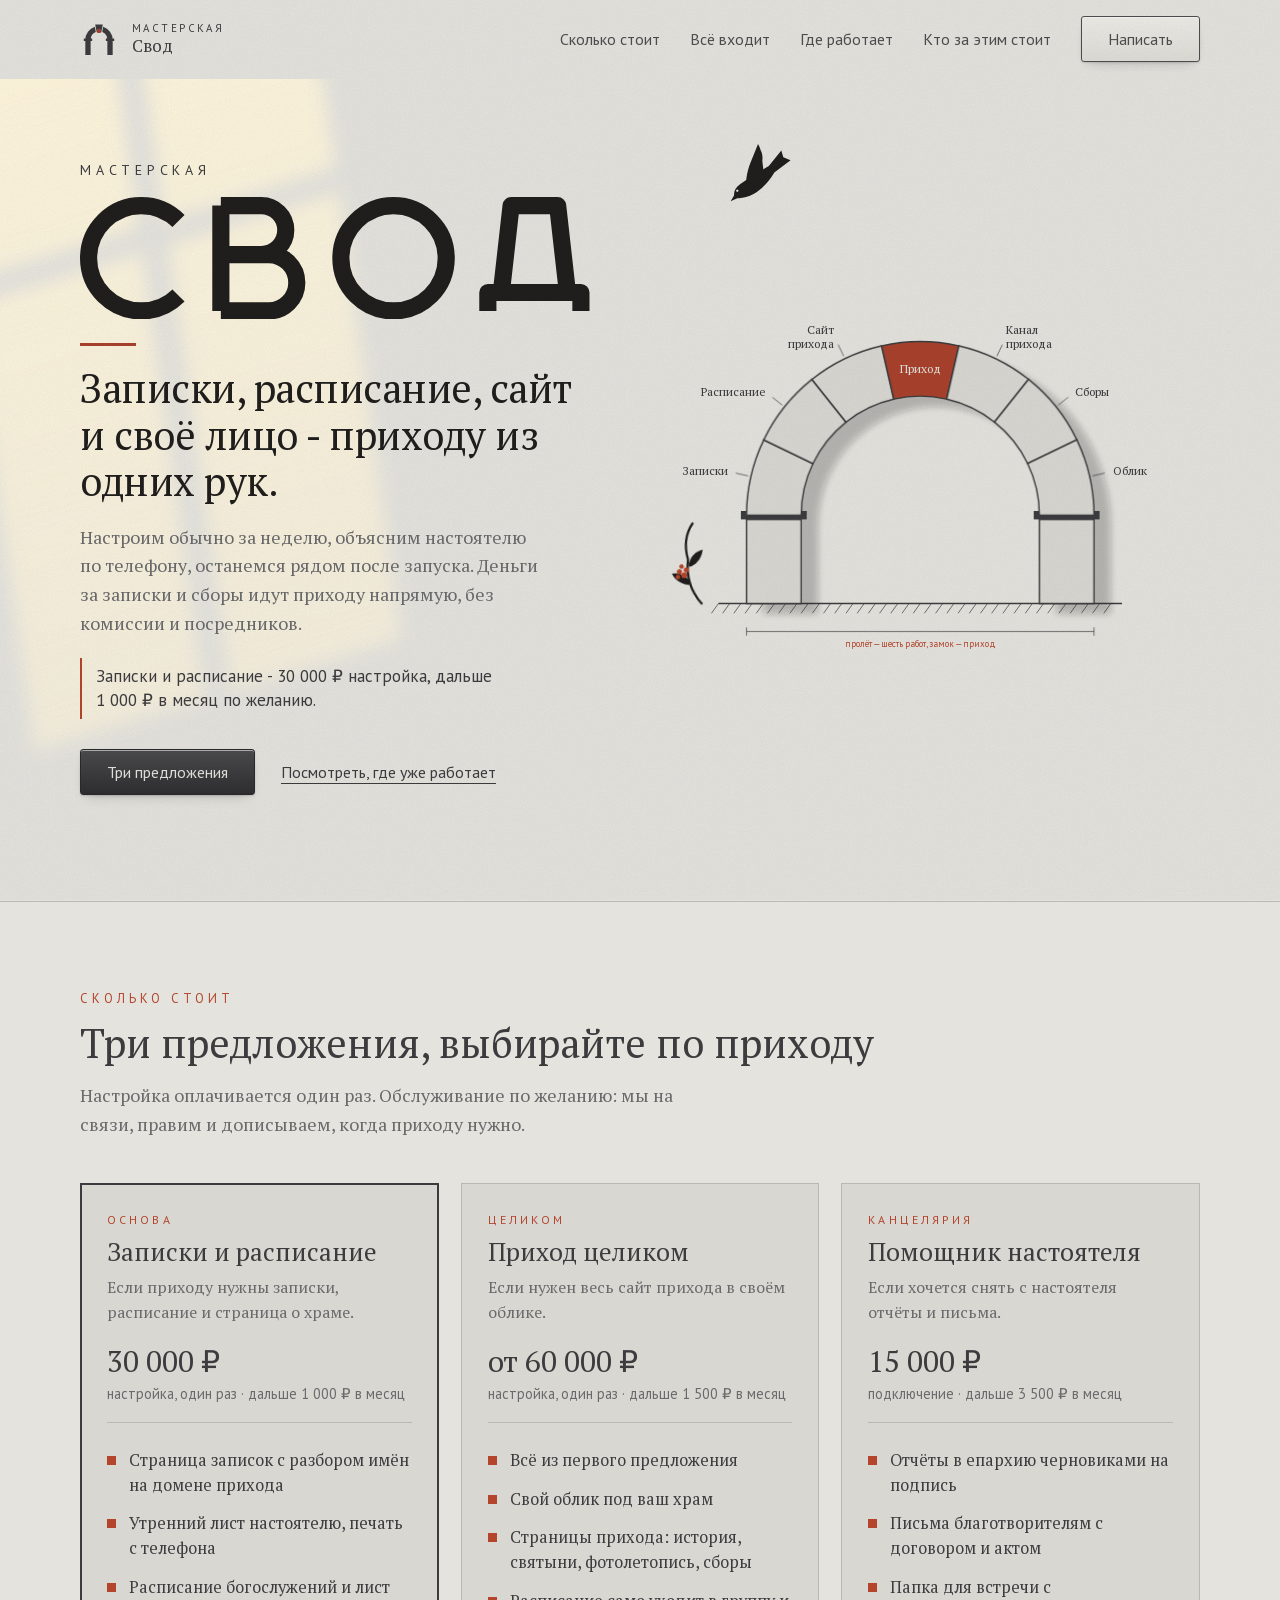
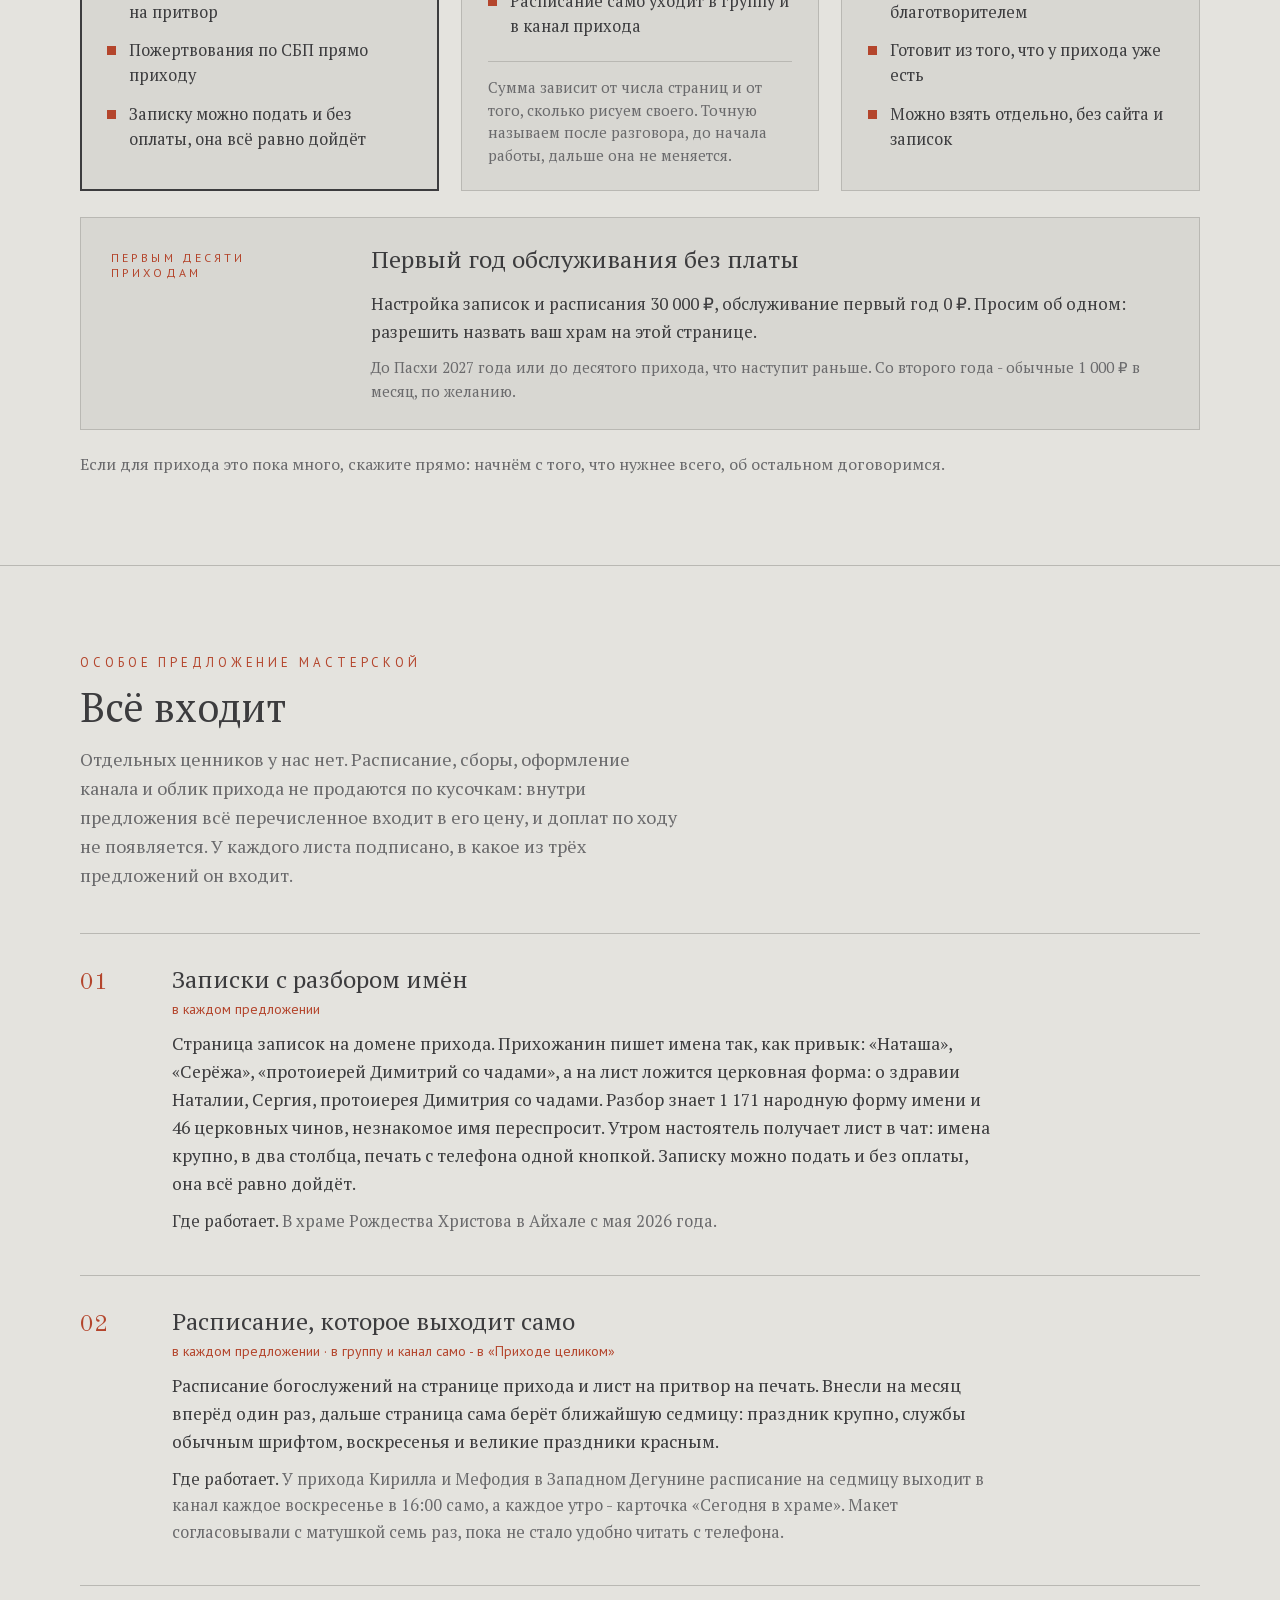
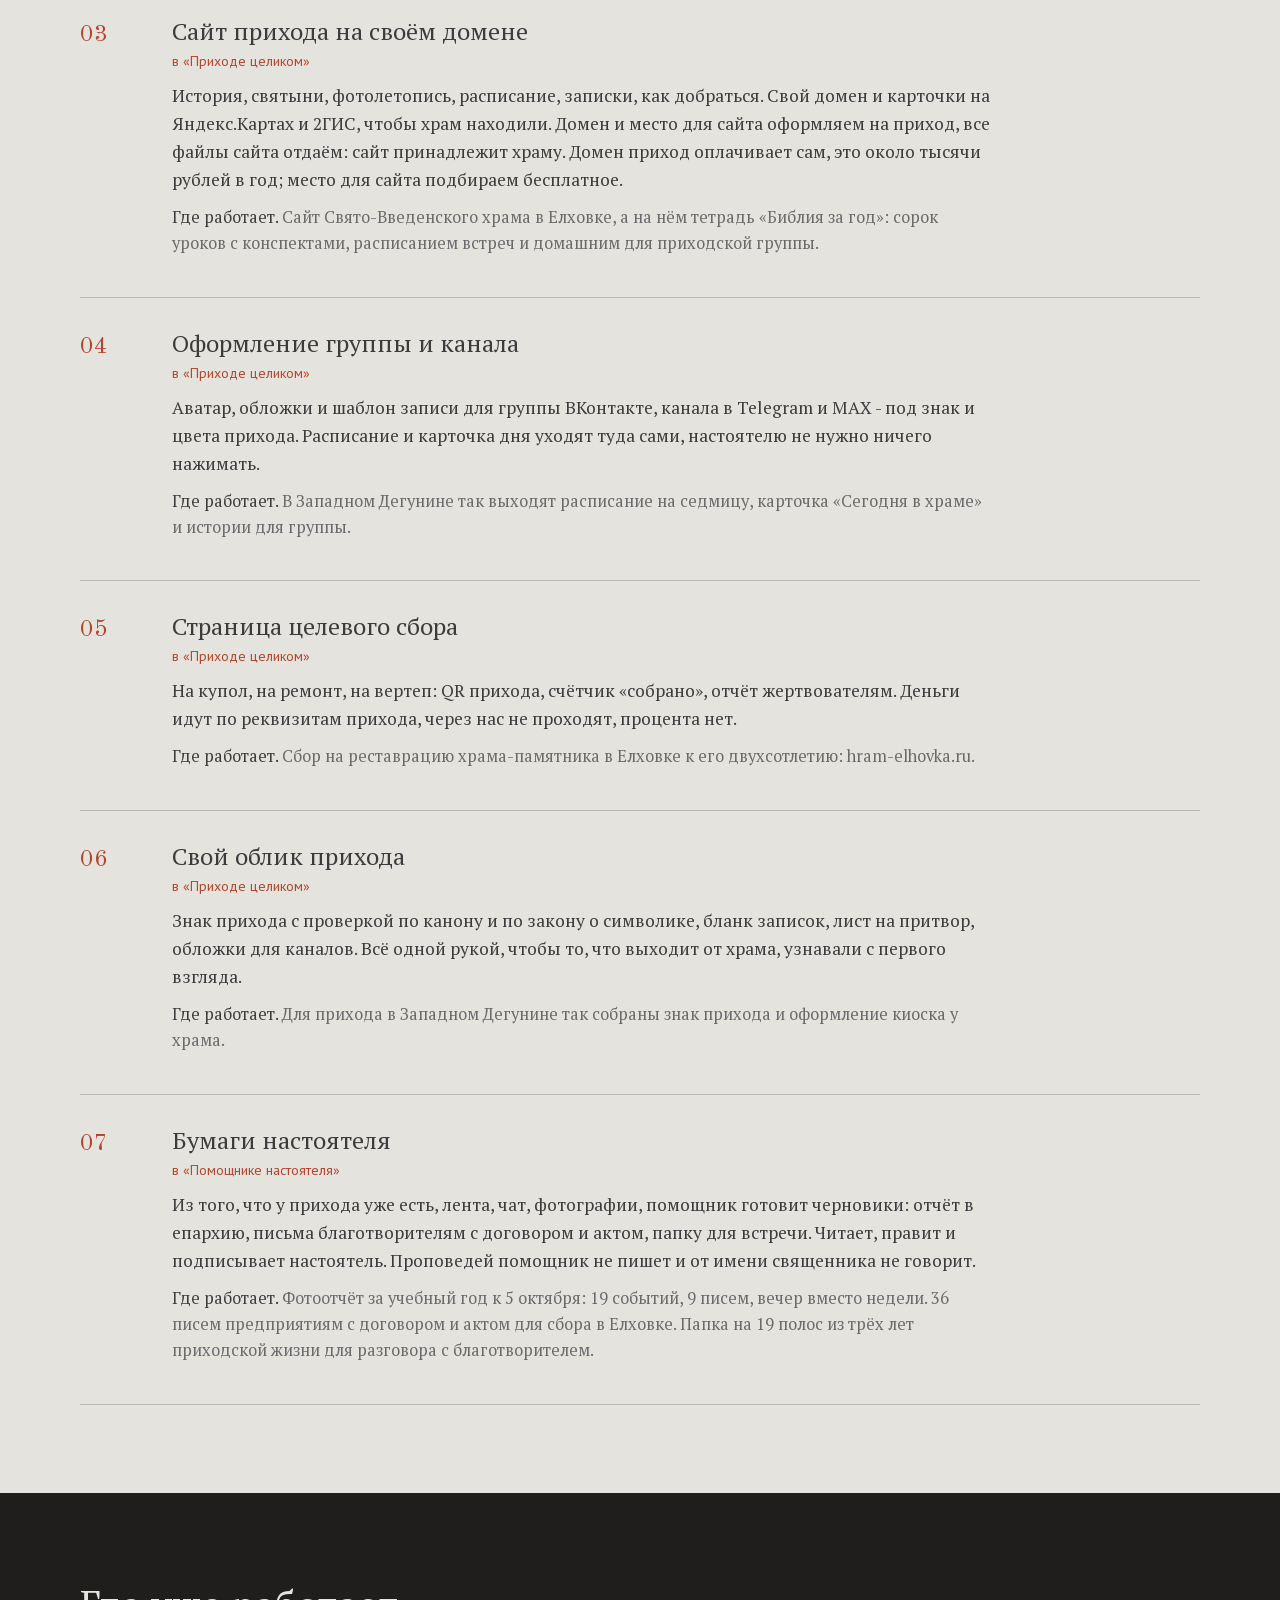
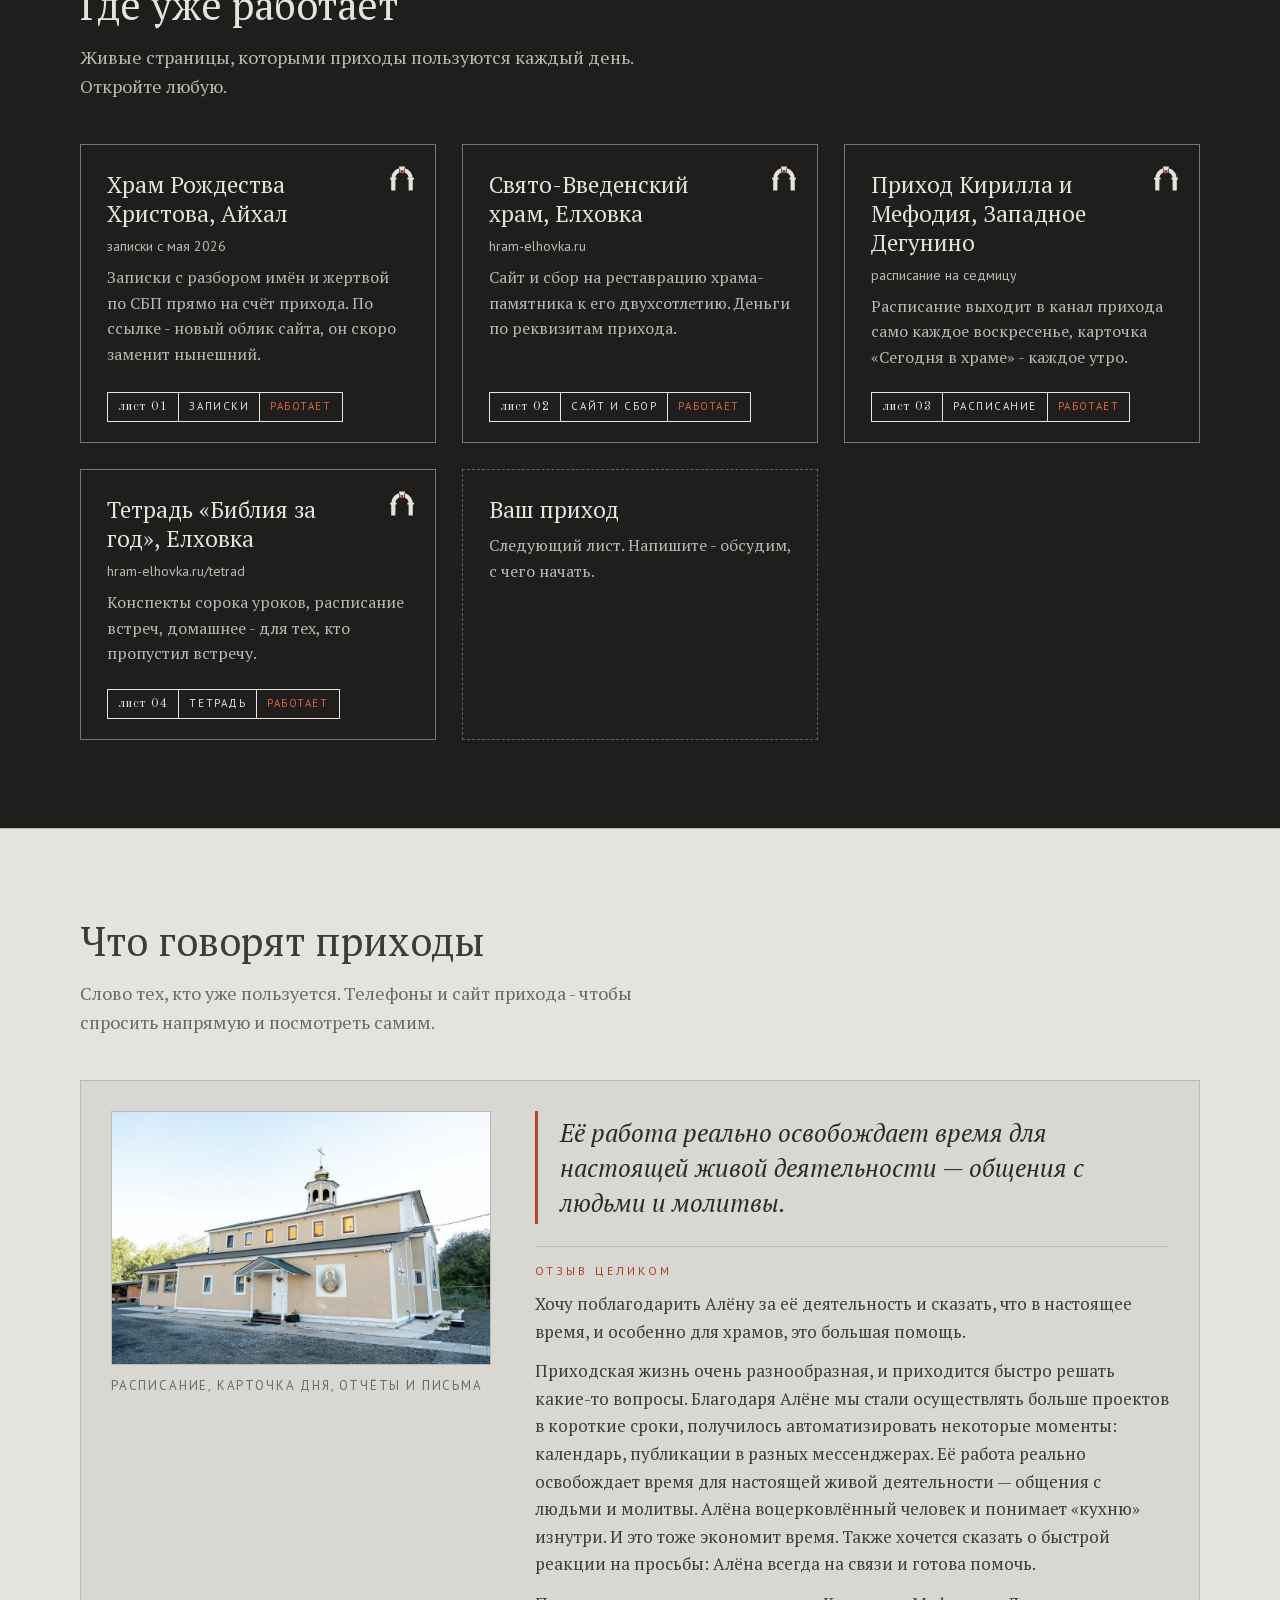
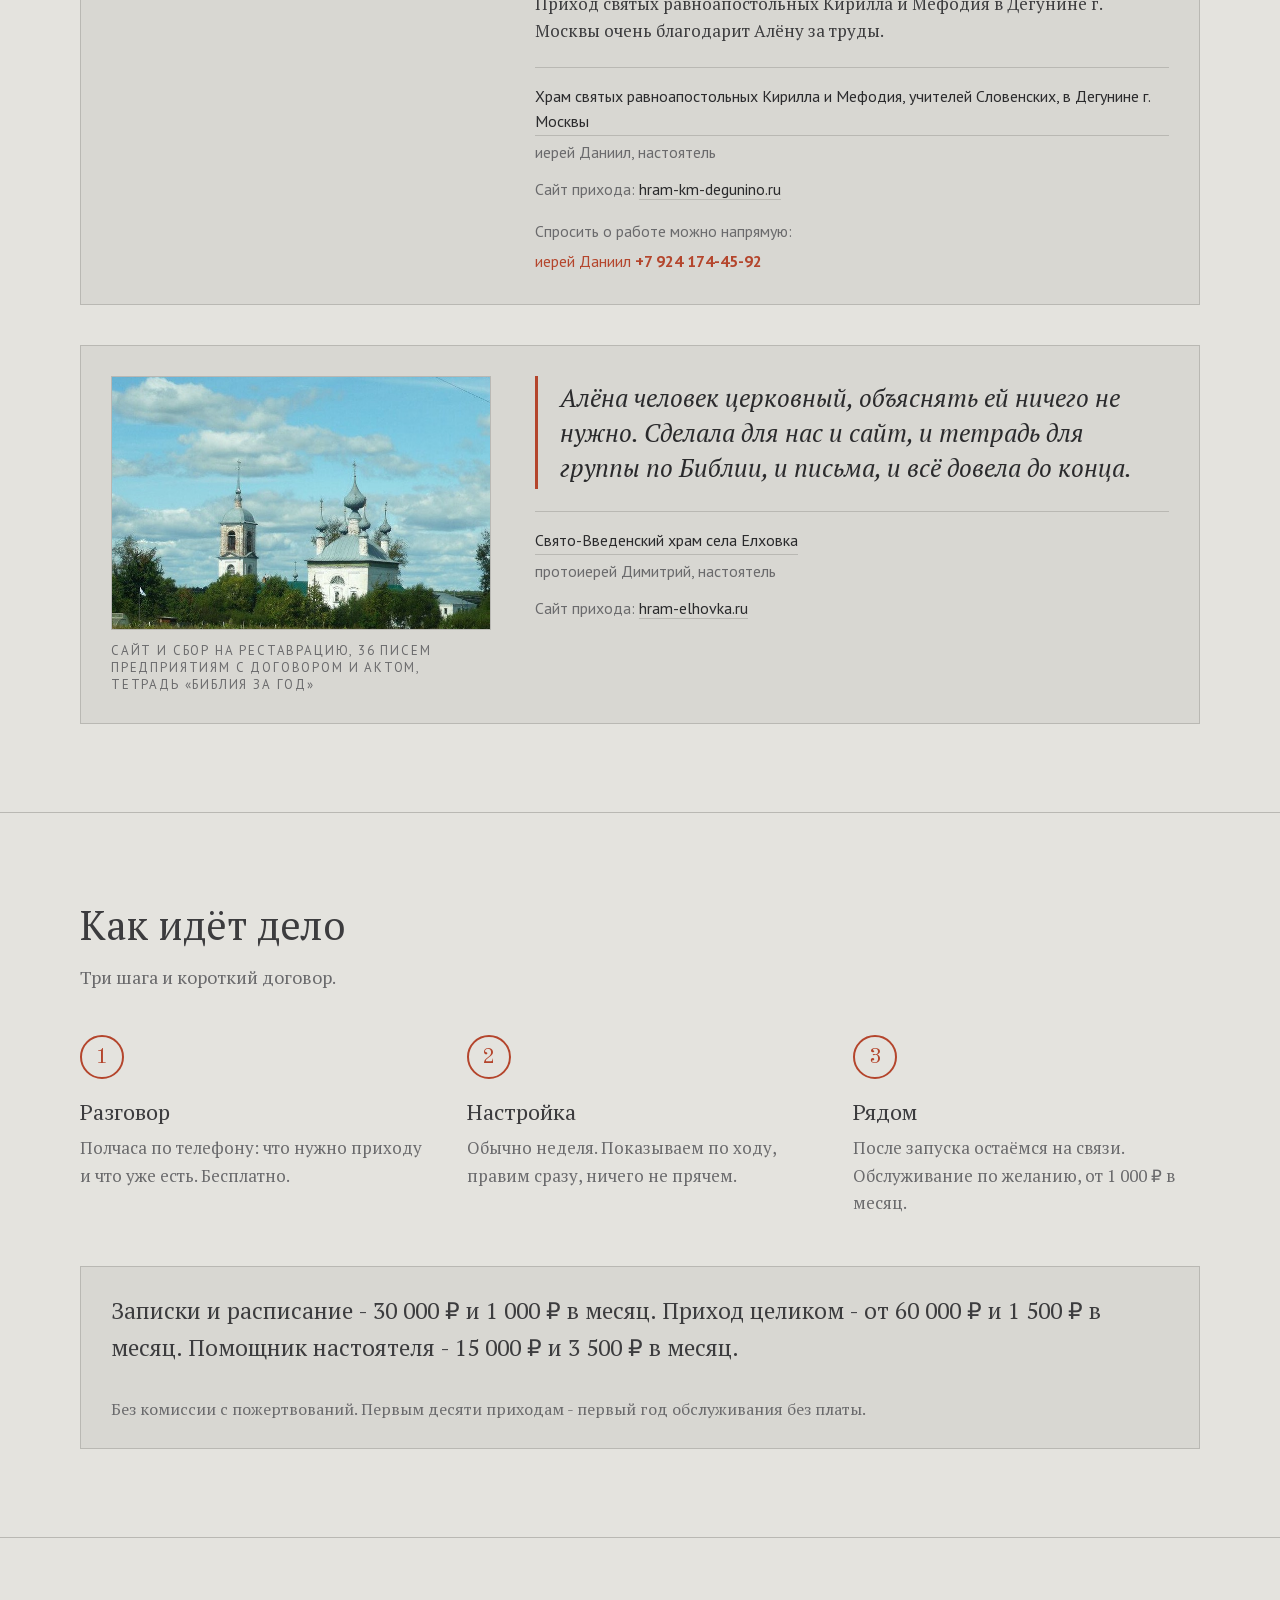
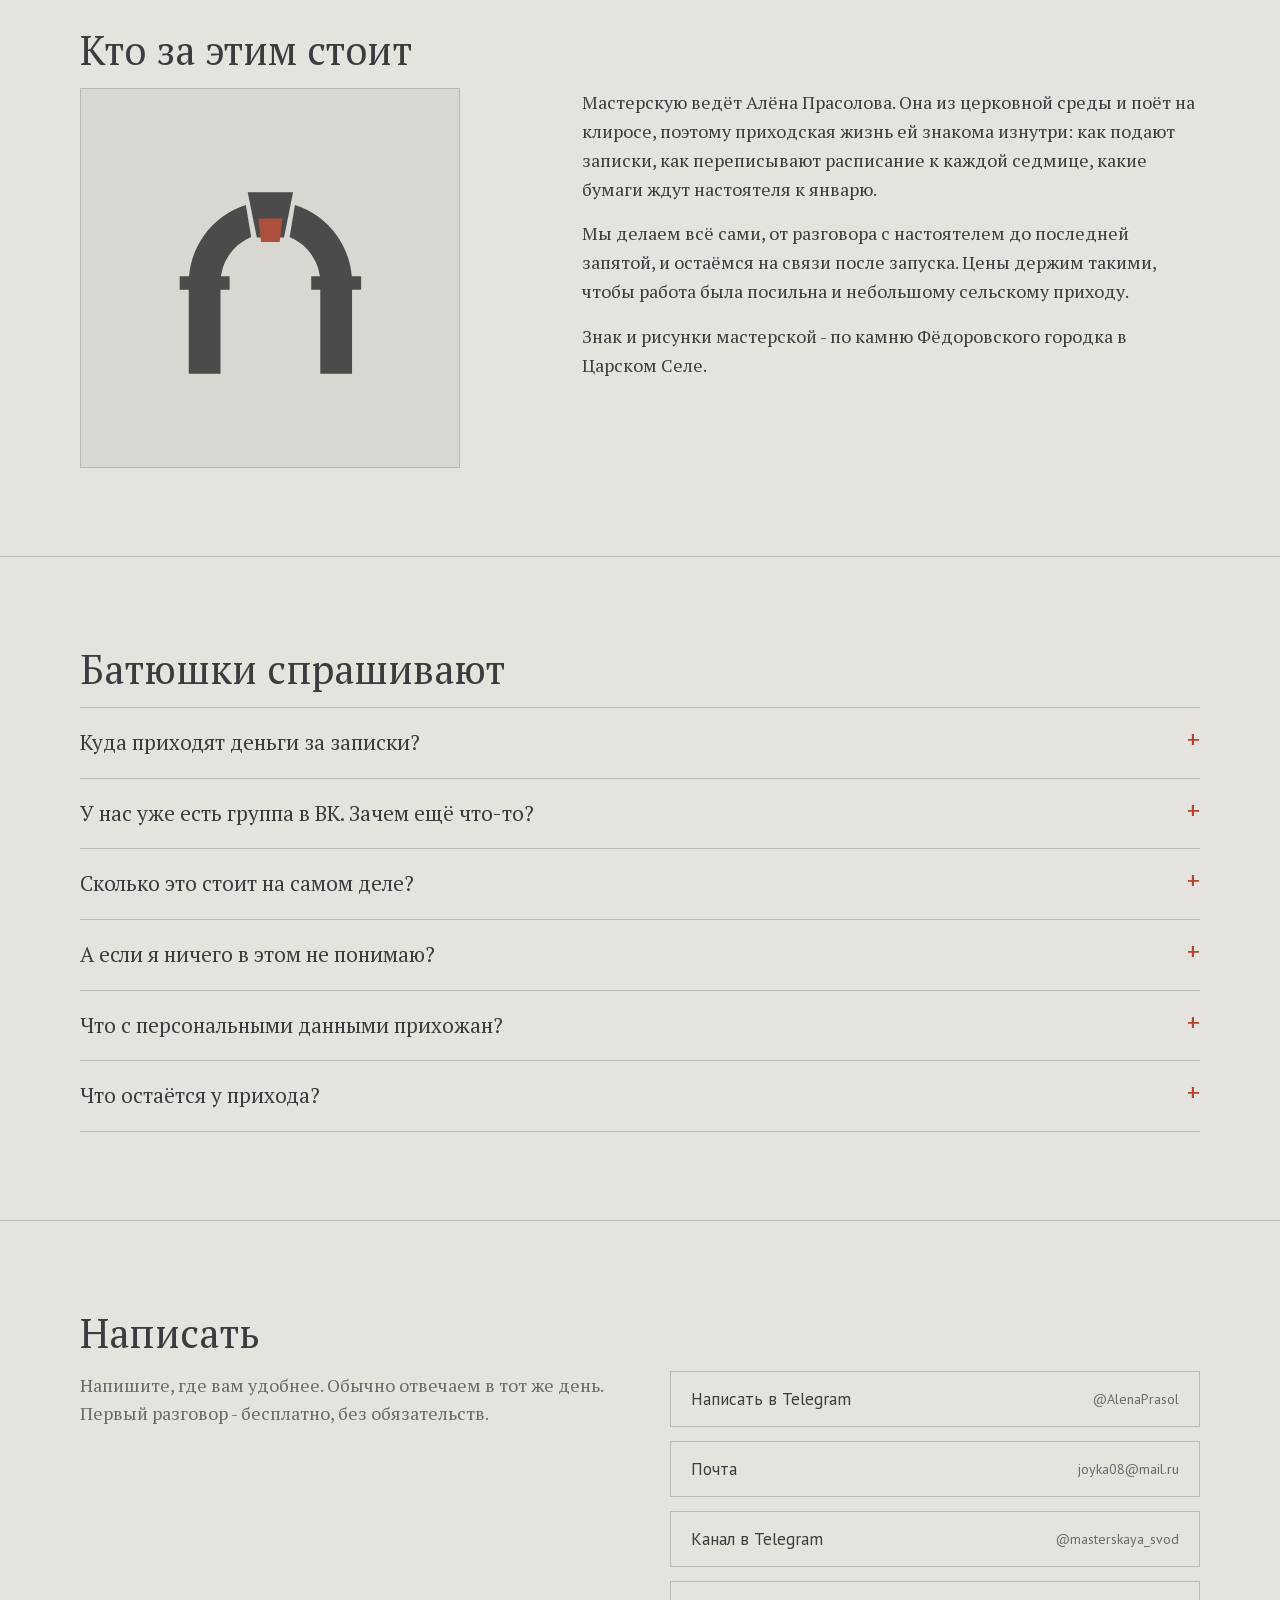
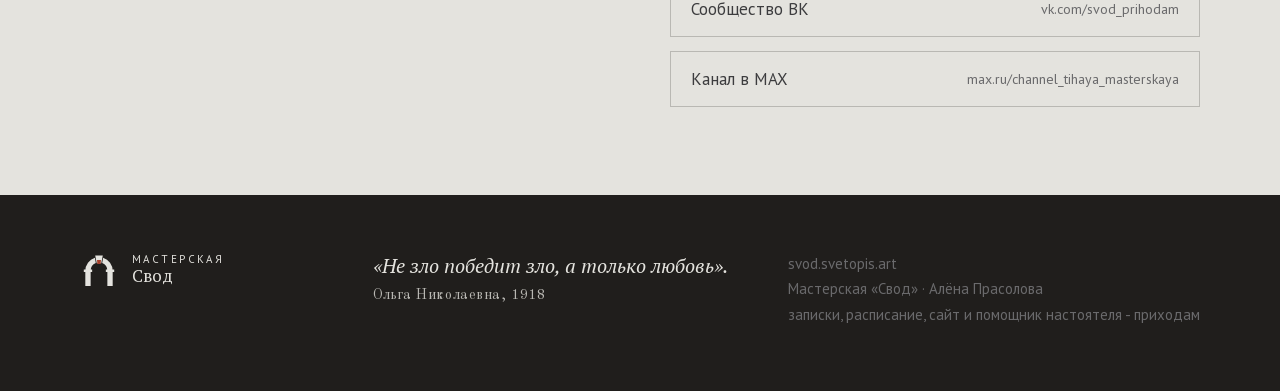
<file: index.html>
<!doctype html>
<html lang="ru">
<head>
<meta charset="utf-8">
<meta name="viewport" content="width=device-width,initial-scale=1">
<title>Мастерская Свод - записки, расписание, сайт и помощник настоятеля для приходов</title>
<meta name="description" content="Приходу из одних рук: записки с разбором имён, расписание, сайт прихода, сборы, облик и помощник настоятеля. Деньги напрямую в приход, без комиссии. Три предложения с ценами.">
<meta property="og:title" content="Мастерская Свод - приходам из одних рук">
<meta property="og:description" content="Записки с разбором имён, расписание, сайт прихода, сборы, облик и помощник настоятеля. Деньги напрямую в приход, без комиссии. Три предложения с ценами.">
<meta property="og:image" content="https://svod.svetopis.art/assets/og-svod.png">
<meta property="og:url" content="https://svod.svetopis.art/">
<meta property="og:type" content="website">
<link rel="icon" href="assets/svod-znak.svg" type="image/svg+xml">
<link rel="stylesheet" href="assets/fonts/fonts.css">
<link rel="stylesheet" href="style.css">
</head>
<body>
<svg class="grain" width="100%" height="100%" xmlns="http://www.w3.org/2000/svg" aria-hidden="true"><filter id="g"><feTurbulence type="fractalNoise" baseFrequency=".95" numOctaves="2" stitchTiles="stitch"/><feColorMatrix values="0 0 0 0 .25 0 0 0 0 .25 0 0 0 0 .25 0 0 0 .5 0"/></filter><rect width="100%" height="100%" filter="url(#g)"/></svg>

<header>
 <div class="wrap">
  <a class="brand" href="#top" aria-label="Мастерская Свод - на главную">
   <svg viewBox="0 0 1000 1000" aria-hidden="true"><use href="#znak"/></svg>
   <span class="t">мастерская<b>Свод</b></span>
  </a>
  <nav aria-label="Разделы">
   <a href="#ceny">Сколько стоит</a>
   <a href="#vhodit">Всё входит</a>
   <a href="#rabotaet">Где работает</a>
   <a href="#kto">Кто за этим стоит</a>
   <a class="btn" href="#svyaz">Написать</a>
  </nav>
 </div>
</header>

<svg width="0" height="0" style="position:absolute" aria-hidden="true"><defs><symbol id="znak" viewBox="0 0 1000 1000"><path d="M140 520A360 360 0 0 1 391.8 176.7L415.2 317.0A220 220 0 0 0 280 520Z M608.2 176.7A360 360 0 0 1 860 520L720 520A220 220 0 0 0 584.8 317.0Z M140 520H280V920H140Z M720 520H860V920H720Z M100 490H320V550H100Z M680 490H900V550H680Z M400 120H600L560 320H440Z"/><path class="kamen" d="M447 236H553L541 340H459Z" fill="#A8412C"/></symbol></defs></svg>

<main id="top">
<div class="hero">
 <div class="okno" aria-hidden="true"><svg viewBox="0 0 400 760" aria-hidden="true"><defs>
  <linearGradient id="okno-g" x1="0" y1="0" x2="0" y2="1"><stop offset="0" stop-color="#FFF6DC"/><stop offset="1" stop-color="#FFF6DC" stop-opacity=".6"/></linearGradient>
  <mask id="okno-m"><path d="M0 200A200 200 0 0 1 400 200V760H0Z" fill="#fff"/><rect x="186" y="0" width="28" height="760"/><rect x="0" y="270" width="400" height="26"/></mask></defs>
  <rect width="400" height="760" fill="url(#okno-g)" mask="url(#okno-m)"/></svg></div>
 <div class="wrap">
  <div>
   <div class="desc">мастерская</div>
   <div class="wm"><svg width="100%" viewBox="0 0 416 100" style="max-width:560px" fill="none" stroke="#3C3C3E" stroke-width="14" stroke-linejoin="round" aria-label="Свод"><path d="M80.4 19.6A43 43 0 1 0 80.4 80.4"/><path d="M7 7V93M7 7H40A20 20 0 0 1 40 47H7M7 47H46A23 23 0 0 1 46 93H7" transform="translate(108 0)"/><path d="M50 7A43 43 0 1 1 50 93A43 43 0 1 1 50 7" transform="translate(206 0)"/><path d="M7 93V78H83V93M18 78L26 7H64L72 78" transform="translate(326 0)"/></svg></div>
   <h1>Записки, расписание, сайт и своё лицо - приходу из одних рук.</h1>
   <p>Настроим обычно за неделю, объясним настоятелю по телефону, останемся рядом после запуска. Деньги за записки и сборы идут приходу напрямую, без комиссии и посредников.</p>
   <p class="cena-stroka">Записки и расписание - 30&nbsp;000&nbsp;₽ настройка, дальше 1&nbsp;000&nbsp;₽ в месяц по желанию.</p>
   <div class="cta"><a class="btn fill" href="#ceny">Три предложения</a><a class="link" href="#rabotaet">Посмотреть, где уже работает</a></div>
  </div>
  <div class="draw"><svg id="svod" viewBox="-70 -10 800 560" role="img" aria-label="Свод из шести работ: записки, расписание, сайт, канал, сборы, облик; замковый камень - приход"></svg></div>
 </div>
</div>
<script type="application/json" id="svod-data">[{"id": "zapiski", "label": "Записки"}, {"id": "raspisanie", "label": "Расписание"}, {"id": "sayt", "label": "Сайт|прихода"}, {"id": "kanal", "label": "Канал|прихода"}, {"id": "sbory", "label": "Сборы"}, {"id": "stil", "label": "Облик"}]</script>

<section id="ceny">
 <div class="wrap">
  <div class="nad">Сколько стоит</div>
  <h2>Три предложения, выбирайте по приходу</h2>
  <p class="lead">Настройка оплачивается один раз. Обслуживание по желанию: мы на связи, правим и дописываем, когда приходу нужно.</p>
  <div class="ceny"><div class="cena glav" id="osnova"><div class="n">Основа</div><h3>Записки и расписание</h3><p class="komu">Если приходу нужны записки, расписание и страница о храме.</p><div class="summa">30&nbsp;000&nbsp;₽<small>настройка, один раз · дальше 1&nbsp;000&nbsp;₽ в месяц</small></div><ul><li>Страница записок с разбором имён на домене прихода</li><li>Утренний лист настоятелю, печать с телефона</li><li>Расписание богослужений и лист на притвор</li><li>Пожертвования по СБП прямо приходу</li><li>Записку можно подать и без оплаты, она всё равно дойдёт</li></ul></div><div class="cena" id="celikom"><div class="n">Целиком</div><h3>Приход целиком</h3><p class="komu">Если нужен весь сайт прихода в своём облике.</p><div class="summa">от 60&nbsp;000&nbsp;₽<small>настройка, один раз · дальше 1&nbsp;500&nbsp;₽ в месяц</small></div><ul><li>Всё из первого предложения</li><li>Свой облик под ваш храм</li><li>Страницы прихода: история, святыни, фотолетопись, сборы</li><li>Расписание само уходит в группу и в канал прихода</li></ul><p class="prim">Сумма зависит от числа страниц и от того, сколько рисуем своего. Точную называем после разговора, до начала работы, дальше она не меняется.</p></div><div class="cena" id="kancelyariya"><div class="n">Канцелярия</div><h3>Помощник настоятеля</h3><p class="komu">Если хочется снять с настоятеля отчёты и письма.</p><div class="summa">15&nbsp;000&nbsp;₽<small>подключение · дальше 3&nbsp;500&nbsp;₽ в месяц</small></div><ul><li>Отчёты в епархию черновиками на подпись</li><li>Письма благотворителям с договором и актом</li><li>Папка для встречи с благотворителем</li><li>Готовит из того, что у прихода уже есть</li><li>Можно взять отдельно, без сайта и записок</li></ul></div></div>
  <div class="uslovie" id="uslovie"><div class="n">Первым десяти приходам</div><h3>Первый год обслуживания без платы</h3><p>Настройка записок и расписания 30&nbsp;000&nbsp;₽, обслуживание первый год 0&nbsp;₽. Просим об одном: разрешить назвать ваш храм на этой странице.</p><p class="melko">До Пасхи 2027 года или до десятого прихода, что наступит раньше. Со второго года - обычные 1 000 ₽ в месяц, по желанию.</p></div>
  <p class="ogovorka">Если для прихода это пока много, скажите прямо: начнём с того, что нужнее всего, об остальном договоримся.</p>
 </div>
</section>

<section id="vhodit">
 <div class="wrap">
  <div class="nad">Особое предложение мастерской</div>
  <h2>Всё входит</h2>
  <p class="lead">Отдельных ценников у нас нет. Расписание, сборы, оформление канала и облик прихода не продаются по кусочкам: внутри предложения всё перечисленное входит в его цену, и доплат по ходу не появляется. У каждого листа подписано, в какое из трёх предложений он входит.</p>
  <div class="vhodit"><div class="vh" data-id="zapiski"><div class="n">01</div><div><h3>Записки с разбором имён</h3><div class="gde">в каждом предложении</div><p>Страница записок на домене прихода. Прихожанин пишет имена так, как привык: «Наташа», «Серёжа», «протоиерей Димитрий со чадами», а на лист ложится церковная форма: о здравии Наталии, Сергия, протоиерея Димитрия со чадами. Разбор знает 1 171 народную форму имени и 46 церковных чинов, незнакомое имя переспросит. Утром настоятель получает лист в чат: имена крупно, в два столбца, печать с телефона одной кнопкой. Записку можно подать и без оплаты, она всё равно дойдёт.</p><p class="primer"><b>Где работает.</b> В храме Рождества Христова в Айхале с мая 2026 года.</p></div></div><div class="vh" data-id="raspisanie"><div class="n">02</div><div><h3>Расписание, которое выходит само</h3><div class="gde">в каждом предложении · в группу и канал само - в «Приходе целиком»</div><p>Расписание богослужений на странице прихода и лист на притвор на печать. Внесли на месяц вперёд один раз, дальше страница сама берёт ближайшую седмицу: праздник крупно, службы обычным шрифтом, воскресенья и великие праздники красным.</p><p class="primer"><b>Где работает.</b> У прихода Кирилла и Мефодия в Западном Дегунине расписание на седмицу выходит в канал каждое воскресенье в 16:00 само, а каждое утро - карточка «Сегодня в храме». Макет согласовывали с матушкой семь раз, пока не стало удобно читать с телефона.</p></div></div><div class="vh" data-id="sayt"><div class="n">03</div><div><h3>Сайт прихода на своём домене</h3><div class="gde">в «Приходе целиком»</div><p>История, святыни, фотолетопись, расписание, записки, как добраться. Свой домен и карточки на Яндекс.Картах и 2ГИС, чтобы храм находили. Домен и место для сайта оформляем на приход, все файлы сайта отдаём: сайт принадлежит храму. Домен приход оплачивает сам, это около тысячи рублей в год; место для сайта подбираем бесплатное.</p><p class="primer"><b>Где работает.</b> Сайт Свято-Введенского храма в Елховке, а на нём тетрадь «Библия за год»: сорок уроков с конспектами, расписанием встреч и домашним для приходской группы.</p></div></div><div class="vh" data-id="kanal"><div class="n">04</div><div><h3>Оформление группы и канала</h3><div class="gde">в «Приходе целиком»</div><p>Аватар, обложки и шаблон записи для группы ВКонтакте, канала в Telegram и MAX - под знак и цвета прихода. Расписание и карточка дня уходят туда сами, настоятелю не нужно ничего нажимать.</p><p class="primer"><b>Где работает.</b> В Западном Дегунине так выходят расписание на седмицу, карточка «Сегодня в храме» и истории для группы.</p></div></div><div class="vh" data-id="sbory"><div class="n">05</div><div><h3>Страница целевого сбора</h3><div class="gde">в «Приходе целиком»</div><p>На купол, на ремонт, на вертеп: QR прихода, счётчик «собрано», отчёт жертвователям. Деньги идут по реквизитам прихода, через нас не проходят, процента нет.</p><p class="primer"><b>Где работает.</b> Сбор на реставрацию храма-памятника в Елховке к его двухсотлетию: hram-elhovka.ru.</p></div></div><div class="vh" data-id="stil"><div class="n">06</div><div><h3>Свой облик прихода</h3><div class="gde">в «Приходе целиком»</div><p>Знак прихода с проверкой по канону и по закону о символике, бланк записок, лист на притвор, обложки для каналов. Всё одной рукой, чтобы то, что выходит от храма, узнавали с первого взгляда.</p><p class="primer"><b>Где работает.</b> Для прихода в Западном Дегунине так собраны знак прихода и оформление киоска у храма.</p></div></div><div class="vh"><div class="n">07</div><div><h3>Бумаги настоятеля</h3><div class="gde">в «Помощнике настоятеля»</div><p>Из того, что у прихода уже есть, лента, чат, фотографии, помощник готовит черновики: отчёт в епархию, письма благотворителям с договором и актом, папку для встречи. Читает, правит и подписывает настоятель. Проповедей помощник не пишет и от имени священника не говорит.</p><p class="primer"><b>Где работает.</b> Фотоотчёт за учебный год к 5 октября: 19 событий, 9 писем, вечер вместо недели. 36 писем предприятиям с договором и актом для сбора в Елховке. Папка на 19 полос из трёх лет приходской жизни для разговора с благотворителем.</p></div></div></div>
 </div>
</section>

<section id="rabotaet" class="dark">
 <div class="wrap">
  <h2>Где уже работает</h2>
  <p class="lead">Живые страницы, которыми приходы пользуются каждый день. Откройте любую.</p>
  <div class="works"><a class="sheet" href="https://svetopis.art/makety/aikhal/variant-3svet/index.html" target="_blank" rel="noopener"><svg class="corner" viewBox="0 0 1000 1000" aria-hidden="true"><use href="#znak"/></svg><h3>Храм Рождества Христова, Айхал</h3><div class="u">записки с мая 2026</div><p>Записки с разбором имён и жертвой по СБП прямо на счёт прихода. По ссылке - новый облик сайта, он скоро заменит нынешний.</p><div class="st"><span>лист 01</span><span>записки</span><span class="r">работает</span></div></a><a class="sheet" href="https://hram-elhovka.ru" target="_blank" rel="noopener"><svg class="corner" viewBox="0 0 1000 1000" aria-hidden="true"><use href="#znak"/></svg><h3>Свято-Введенский храм, Елховка</h3><div class="u">hram-elhovka.ru</div><p>Сайт и сбор на реставрацию храма-памятника к его двухсотлетию. Деньги по реквизитам прихода.</p><div class="st"><span>лист 02</span><span>сайт и сбор</span><span class="r">работает</span></div></a><a class="sheet" href="https://alenaprasol.github.io/degunino-raspisanie/nedelya/" target="_blank" rel="noopener"><svg class="corner" viewBox="0 0 1000 1000" aria-hidden="true"><use href="#znak"/></svg><h3>Приход Кирилла и Мефодия, Западное Дегунино</h3><div class="u">расписание на седмицу</div><p>Расписание выходит в канал прихода само каждое воскресенье, карточка «Сегодня в храме» - каждое утро.</p><div class="st"><span>лист 03</span><span>расписание</span><span class="r">работает</span></div></a><a class="sheet" href="https://hram-elhovka.ru/tetrad/" target="_blank" rel="noopener"><svg class="corner" viewBox="0 0 1000 1000" aria-hidden="true"><use href="#znak"/></svg><h3>Тетрадь «Библия за год», Елховка</h3><div class="u">hram-elhovka.ru/tetrad</div><p>Конспекты сорока уроков, расписание встреч, домашнее - для тех, кто пропустил встречу.</p><div class="st"><span>лист 04</span><span>тетрадь</span><span class="r">работает</span></div></a>
   <div class="sheet empty"><h3>Ваш приход</h3><p>Следующий лист. Напишите - обсудим, с чего начать.</p></div>
  </div>
 </div>
</section>

<section id="otzyvy">
 <div class="wrap">
  <h2>Что говорят приходы</h2>
  <p class="lead">Слово тех, кто уже пользуется. Телефоны и сайт прихода - чтобы спросить напрямую и посмотреть самим.</p>
  <div class="otzyvy"><article class="otzyv" id="otzyv-degunino"><figure><img src="assets/otzyvy/degunino-hram.jpg" alt="Храм святых равноапостольных Кирилла и Мефодия в Западном Дегунине" loading="lazy"><figcaption>расписание, карточка дня, отчёты и письма</figcaption></figure><div class="slovo"><blockquote class="glavnoe">Её работа реально освобождает время для настоящей живой деятельности — общения с людьми и молитвы.</blockquote><div class="polnyy"><div class="metka">Отзыв целиком</div><p>Хочу поблагодарить Алёну за её деятельность и сказать, что в настоящее время, и особенно для храмов, это большая помощь.</p><p>Приходская жизнь очень разнообразная, и приходится быстро решать какие-то вопросы. Благодаря Алёне мы стали осуществлять больше проектов в короткие сроки, получилось автоматизировать некоторые моменты: календарь, публикации в разных мессенджерах. Её работа реально освобождает время для настоящей живой деятельности — общения с людьми и молитвы. Алёна воцерковлённый человек и понимает «кухню» изнутри. И это тоже экономит время. Также хочется сказать о быстрой реакции на просьбы: Алёна всегда на связи и готова помочь.</p><p>Приход святых равноапостольных Кирилла и Мефодия в Дегунине г. Москвы очень благодарит Алёну за труды.</p></div><div class="podpis"><a href="http://hram-km-degunino.ru" target="_blank" rel="noopener">Храм святых равноапостольных Кирилла и Мефодия, учителей Словенских, в Дегунине г. Москвы</a><span>иерей Даниил, настоятель</span><a class="sayt" href="http://hram-km-degunino.ru" target="_blank" rel="noopener">Сайт прихода: <b>hram-km-degunino.ru</b></a><div class="sprosit"><span>Спросить о работе можно напрямую:</span><a class="tel" href="tel:+79241744592">иерей Даниил <b>+7 924 174-45-92</b></a></div></div></div></article><article class="otzyv" id="otzyv-elhovka"><figure><img src="assets/otzyvy/elhovka-hram.jpg" alt="Свято-Введенский храм села Елховка" loading="lazy"><figcaption>сайт и сбор на реставрацию, 36 писем предприятиям с договором и актом, тетрадь «Библия за год»</figcaption></figure><div class="slovo"><blockquote class="glavnoe">Алёна человек церковный, объяснять ей ничего не нужно. Сделала для нас и сайт, и тетрадь для группы по Библии, и письма, и всё довела до конца.</blockquote><div class="podpis"><a href="https://hram-elhovka.ru" target="_blank" rel="noopener">Свято-Введенский храм села Елховка</a><span>протоиерей Димитрий, настоятель</span><a class="sayt" href="https://hram-elhovka.ru" target="_blank" rel="noopener">Сайт прихода: <b>hram-elhovka.ru</b></a></div></div></article></div>
 </div>
</section>

<section id="delo">
 <div class="wrap">
  <h2>Как идёт дело</h2>
  <p class="lead">Три шага и короткий договор.</p>
  <div class="steps">
   <div class="step"><div class="c">1</div><h3>Разговор</h3><p>Полчаса по телефону: что нужно приходу и что уже есть. Бесплатно.</p></div>
   <div class="step"><div class="c">2</div><h3>Настройка</h3><p>Обычно неделя. Показываем по ходу, правим сразу, ничего не прячем.</p></div>
   <div class="step"><div class="c">3</div><h3>Рядом</h3><p>После запуска остаёмся на связи. Обслуживание по желанию, от 1&nbsp;000&nbsp;₽ в месяц.</p></div>
  </div>
  <div class="price"><b>Записки и расписание - 30&nbsp;000&nbsp;₽ и 1&nbsp;000&nbsp;₽ в месяц. Приход целиком - от 60&nbsp;000&nbsp;₽ и 1&nbsp;500&nbsp;₽ в месяц. Помощник настоятеля - 15&nbsp;000&nbsp;₽ и 3&nbsp;500&nbsp;₽ в месяц.</b><span>Без комиссии с пожертвований. Первым десяти приходам - первый год обслуживания без платы.</span></div>
 </div>
</section>

<section id="kto">
 <div class="wrap">
  <h2>Кто за этим стоит</h2>
  <div class="about">
   <div class="port" aria-hidden="true"><svg viewBox="0 0 1000 1000"><use href="#znak"/></svg></div>
   <div>
    <p>Мастерскую ведёт Алёна Прасолова. Она из церковной среды и поёт на клиросе, поэтому приходская жизнь ей знакома изнутри: как подают записки, как переписывают расписание к каждой седмице, какие бумаги ждут настоятеля к январю.</p>
    <p>Мы делаем всё сами, от разговора с настоятелем до последней запятой, и остаёмся на связи после запуска. Цены держим такими, чтобы работа была посильна и небольшому сельскому приходу.</p>
    <p>Знак и рисунки мастерской - по камню Фёдоровского городка в Царском Селе.</p>
   </div>
  </div>
 </div>
</section>

<section id="voprosy">
 <div class="wrap">
  <h2>Батюшки спрашивают</h2>
  <div class="faq"><details><summary>Куда приходят деньги за записки?</summary><p>На счёт прихода, напрямую. Мы не посредник и процента с пожертвований не берём. Оплату настраиваем по СБП или через кассу прихода так, чтобы деньги шли храму, а список имён - настоятелю в чат.</p></details><details><summary>У нас уже есть группа в ВК. Зачем ещё что-то?</summary><p>Группа - это лента, она уходит вниз. Записки, расписание и сборы должны быть на одном постоянном месте, которое находит поиск и на которое можно повесить QR в притворе. Группу мы не отменяем, а связываем: расписание выходит в ВК, Telegram и MAX само.</p></details><details><summary>Сколько это стоит на самом деле?</summary><p>Все три цены стоят на этой странице. Настройку платите один раз, обслуживание - в месяц и по желанию. Если для прихода это пока много, скажите прямо: начнём с того, что нужнее всего, об остальном договоримся.</p></details><details><summary>А если я ничего в этом не понимаю?</summary><p>Это наша работа, а не ваша. От вас - полчаса разговора по телефону, расписание служб и реквизиты прихода. Остальное покажем и объясним так, чтобы было понятно с первого раза.</p></details><details><summary>Что с персональными данными прихожан?</summary><p>За данные прихожан по закону отвечает приход, мы работаем по его поручению. Страницы живут на российском сервере, записка уходит настоятелю в чат и на почту прихода и после службы удаляется; у себя мы ничего не накапливаем. Фамилий и телефонов форма не спрашивает, имена в записках - крестильные.</p></details><details><summary>Что остаётся у прихода?</summary><p>Всё: домен, хостинг и пароли оформляем на приход, все файлы сайта отдаём. Работаем по договору: счёт, акт и чек на приход, приходской бухгалтерии этого достаточно.</p></details></div>
 </div>
</section>

<section id="svyaz">
 <div class="wrap">
  <h2>Написать</h2>
  <div class="contact">
   <p class="lead" style="margin:0">Напишите, где вам удобнее. Обычно отвечаем в тот же день. Первый разговор - бесплатно, без обязательств.</p>
   <div class="ways">
    <a href="https://t.me/AlenaPrasol" target="_blank" rel="noopener">Написать в Telegram <small>@AlenaPrasol</small></a>
    <a href="mailto:joyka08@mail.ru">Почта <small>joyka08@mail.ru</small></a>
    <a href="https://t.me/masterskaya_svod" target="_blank" rel="noopener">Канал в Telegram <small>@masterskaya_svod</small></a>
    <a href="https://vk.com/svod_prihodam" target="_blank" rel="noopener">Сообщество ВК <small>vk.com/svod_prihodam</small></a>
    <a href="https://max.ru/channel_tihaya_masterskaya" target="_blank" rel="noopener">Канал в MAX <small>max.ru/channel_tihaya_masterskaya</small></a>
   </div>
  </div>
 </div>
</section>
</main>

<footer>
 <div class="wrap">
  <a class="brand" href="#top"><svg viewBox="0 0 1000 1000" aria-hidden="true"><use href="#znak"/></svg><span class="t">мастерская<b>Свод</b></span></a>
  <div class="cols"><p class="quote">«Не зло победит зло, а только любовь».<small>Ольга Николаевна, 1918</small></p>
  <div>svod.svetopis.art<br>Мастерская «Свод» · Алёна Прасолова<br>записки, расписание, сайт и помощник настоятеля - приходам</div></div>
 </div>
</footer>
<script src="main.js"></script>
</body>
</html>
</file>
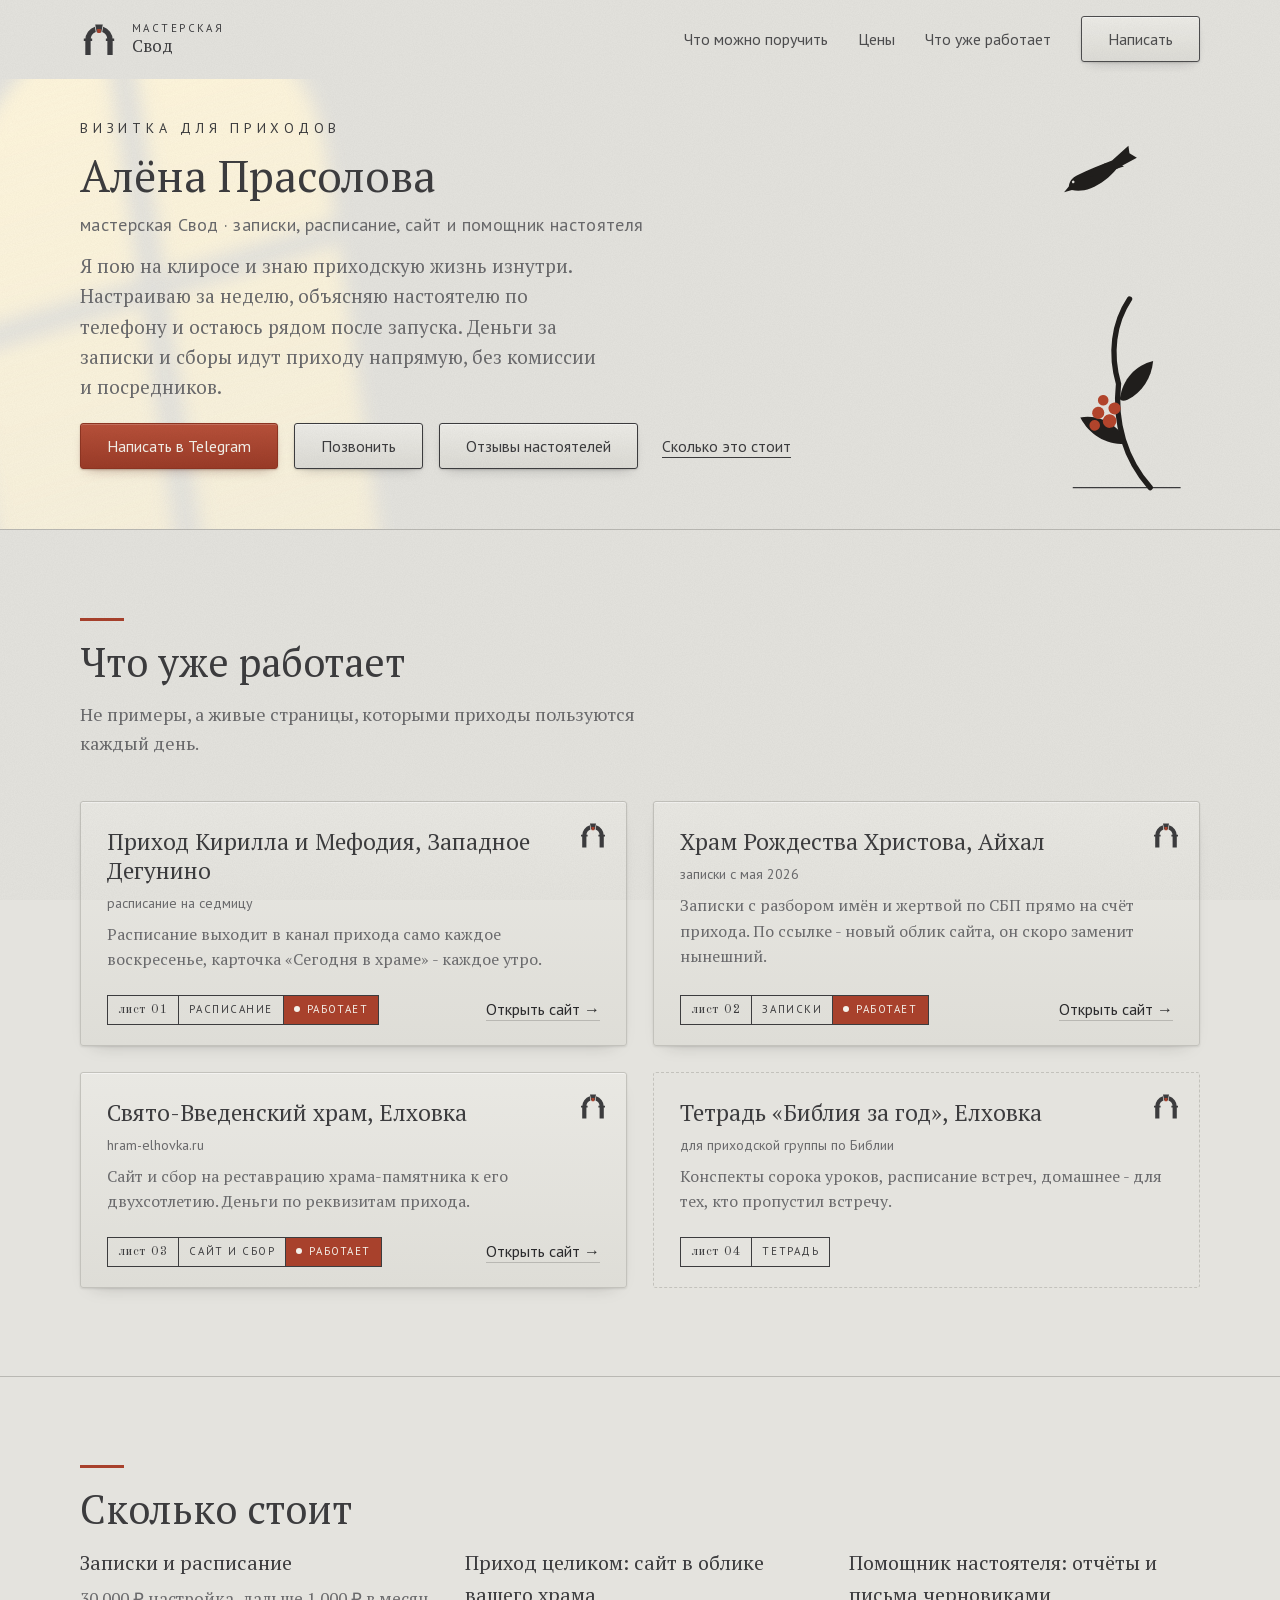
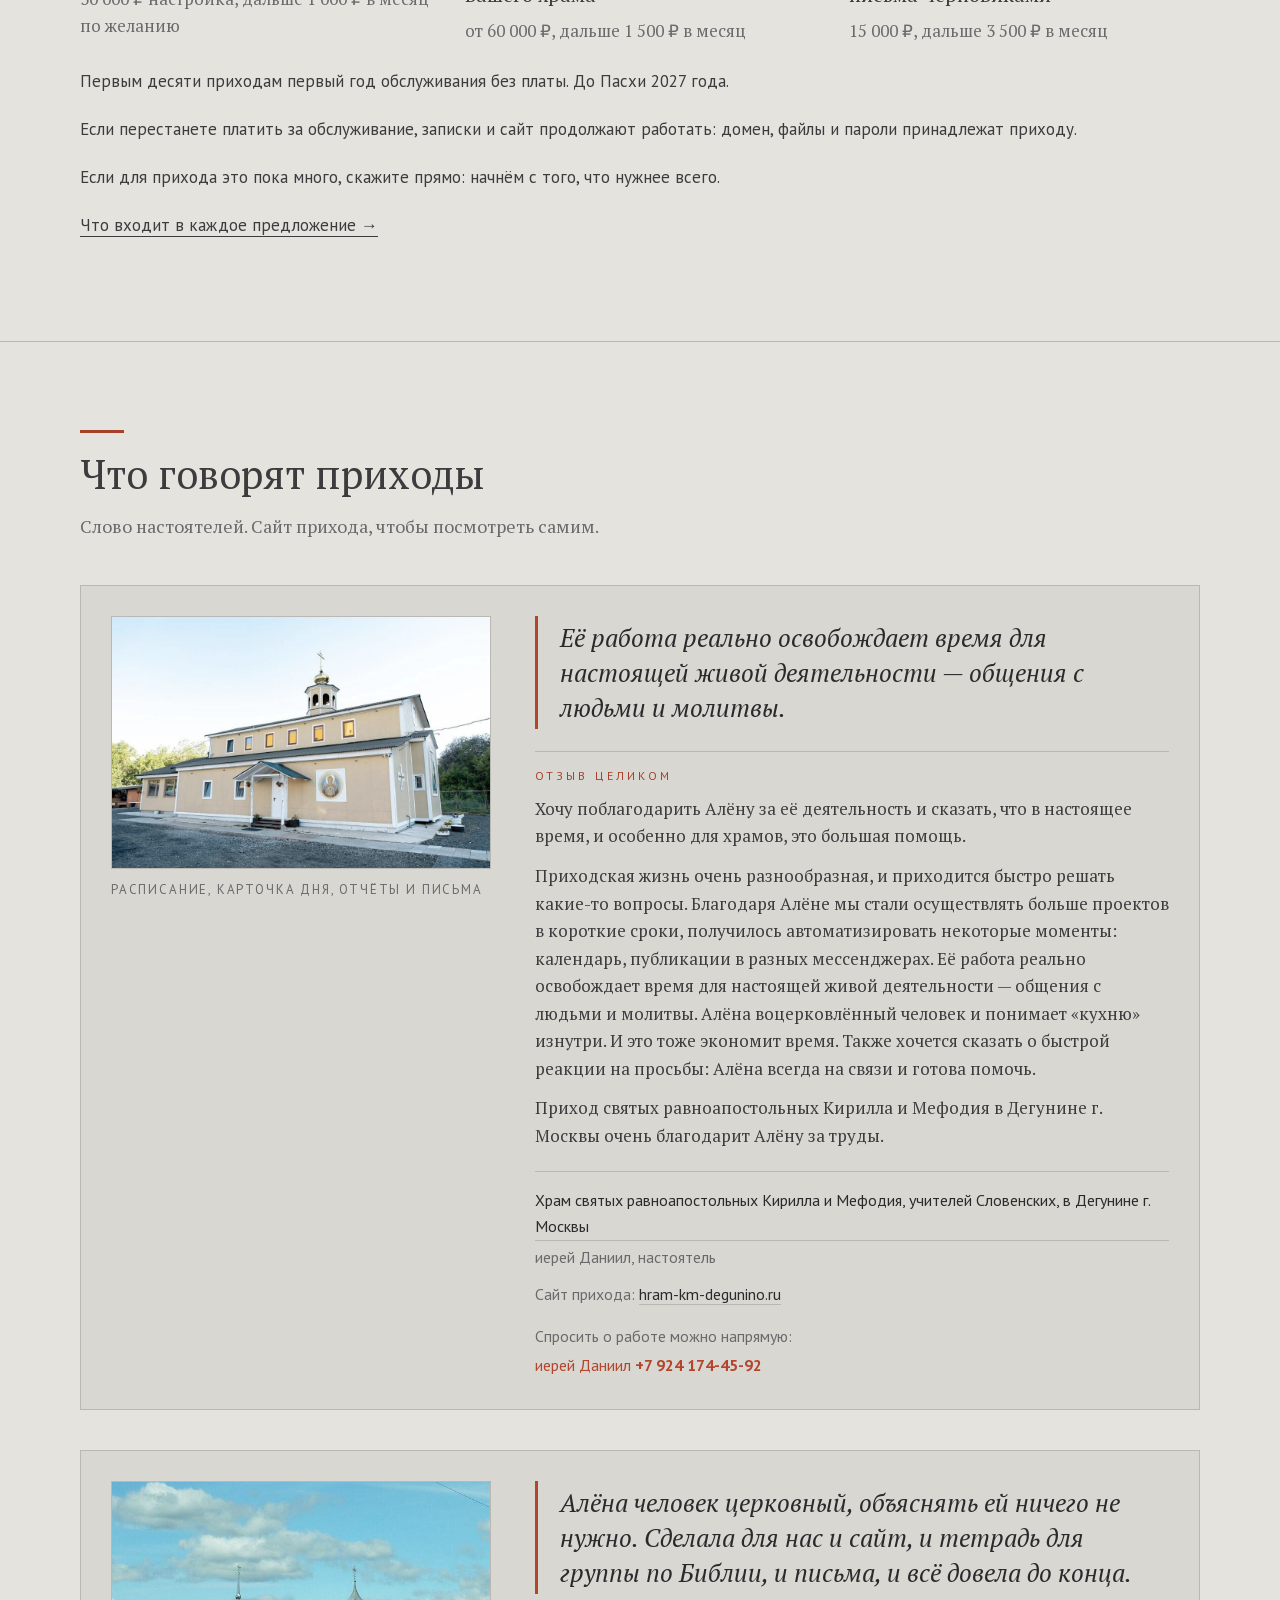
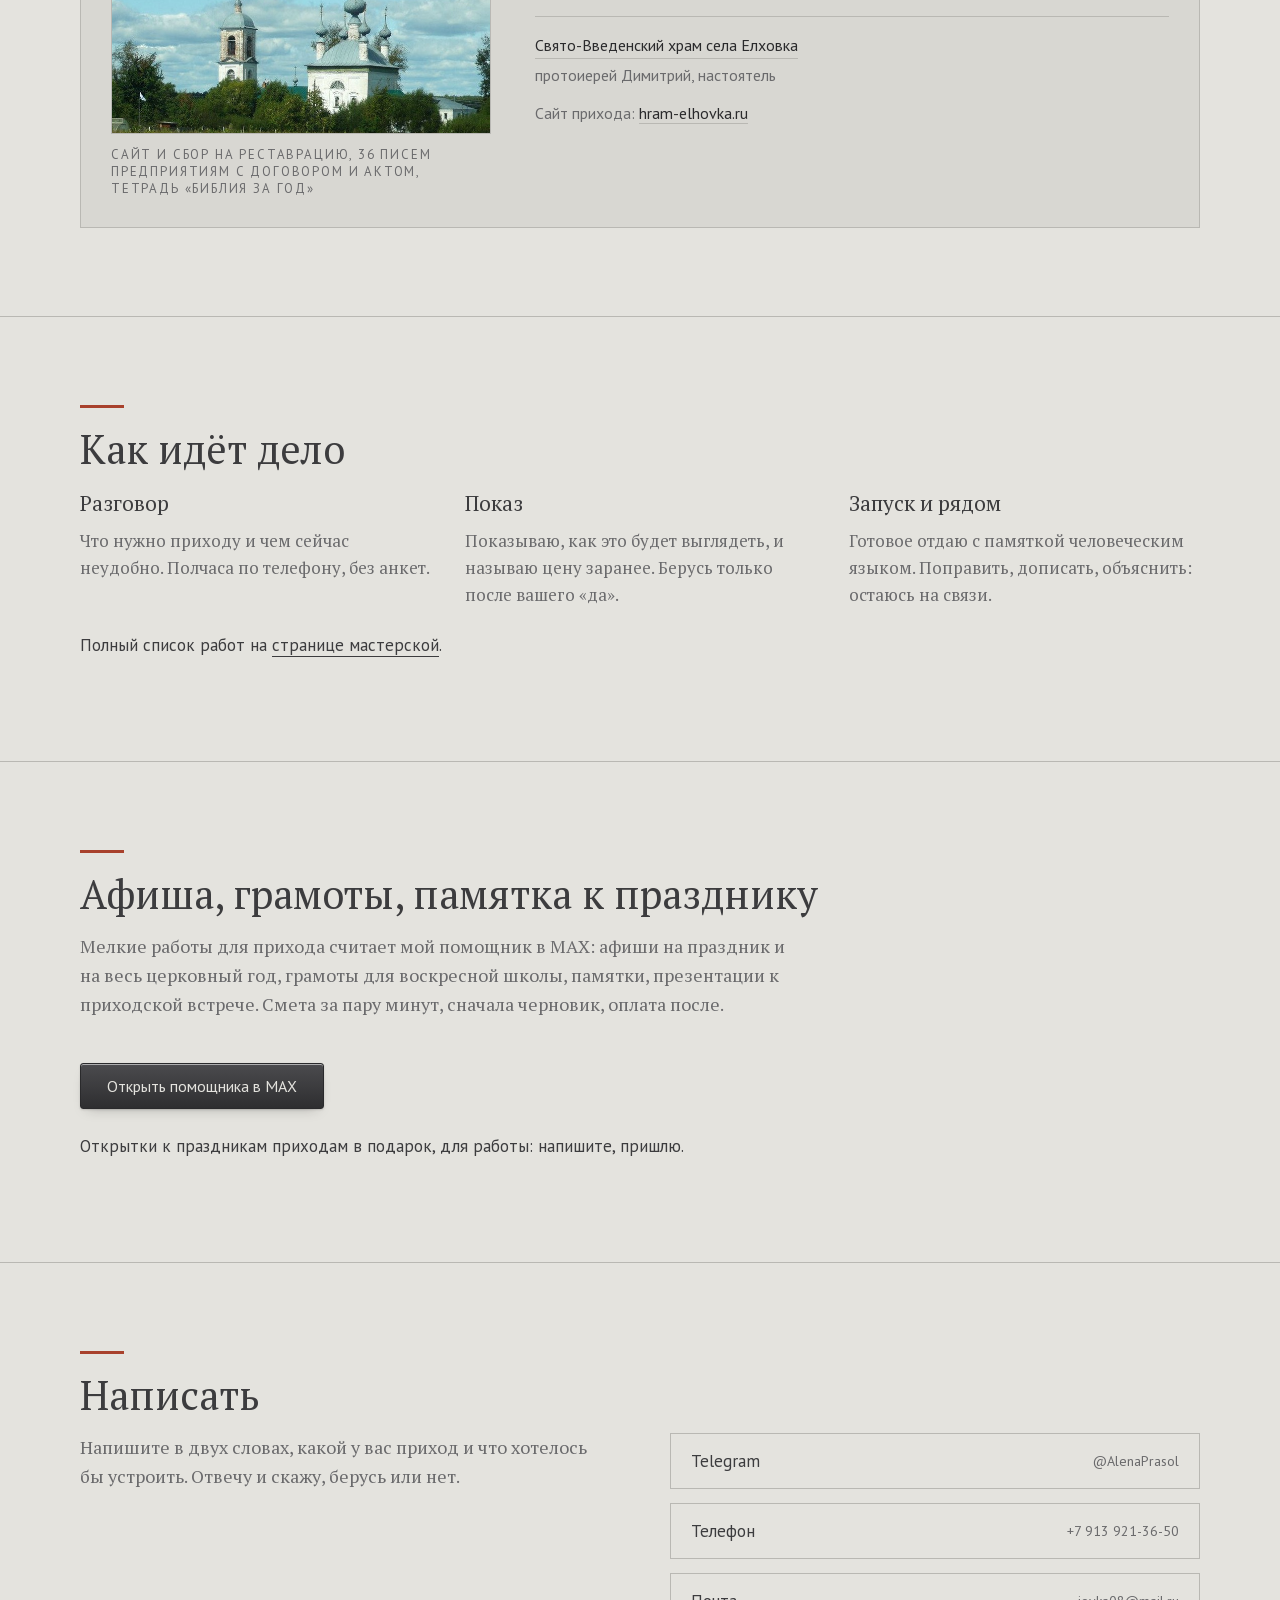
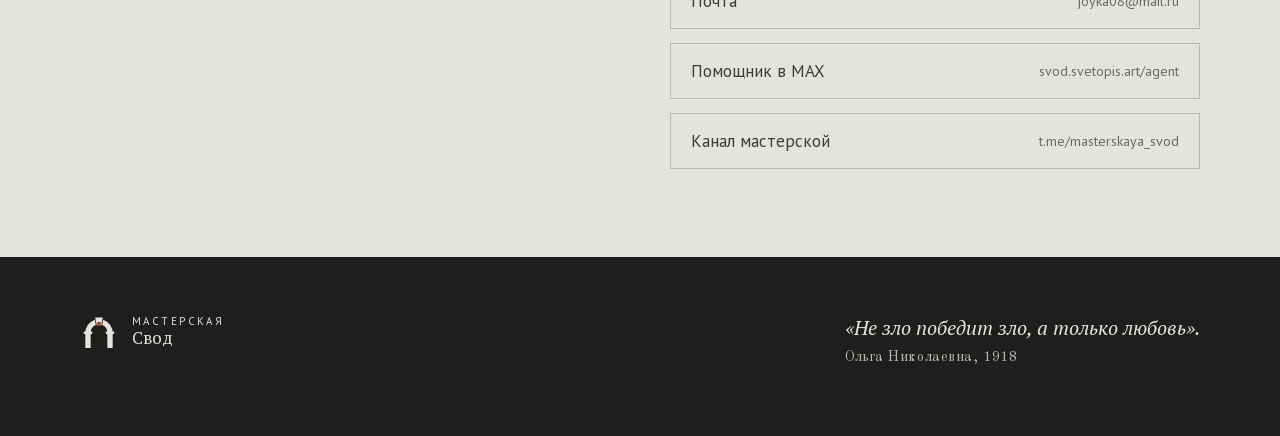
<file: vizitka/index.html>
<!doctype html>
<html lang="ru">
<head>
<meta charset="utf-8">
<meta name="viewport" content="width=device-width, initial-scale=1, viewport-fit=cover">
<title>Алёна Прасолова · мастерская Свод · для приходов</title>
<meta name="description" content="Записки, расписание и сайт для прихода из одних рук. Настрою за неделю, объясню по телефону, останусь рядом. Деньги идут приходу напрямую.">
<meta name="theme-color" content="#E4E3DE">
<meta property="og:title" content="Алёна Прасолова · мастерская Свод · для приходов">
<meta property="og:description" content="Записки, расписание и сайт для прихода из одних рук. Настрою за неделю, объясню по телефону, останусь рядом. Деньги идут приходу напрямую.">
<meta property="og:image" content="https://svod.svetopis.art/assets/og-svod.png">
<meta property="og:url" content="https://svod.svetopis.art/vizitka/">
<meta property="og:type" content="website">
<link rel="icon" href="../assets/svod-znak.svg">
<link rel="stylesheet" href="../assets/fonts/fonts.css">
<link rel="stylesheet" href="../style.css">
<style>
.hero .wrap{display:block;position:relative;min-height:0;padding:40px 40px 60px}
.hero .wrap>div:first-child{max-width:790px}
.hero h1{font-size:44px;line-height:1.15;margin:8px 0 14px;max-width:none}
.hero h1 small{display:block;font:400 18px/1.4 "PT Sans",Arial,sans-serif;letter-spacing:.02em;color:var(--soft);margin-top:10px}
.hero p{max-width:520px;font-size:19px}
.hero .cta{gap:14px 16px}
.hero .cta .link{margin-left:8px}
/* лоза с дроздом: маленькая, в правом нижнем углу первого экрана */
.hero .wrap>.stage{position:absolute;right:56px;bottom:34px;width:118px;z-index:1}
.stage svg{width:100%;height:auto;display:block;overflow:visible}
/* сурик знака: короткая линия над заголовками разделов */
main section h2{position:relative;padding-top:20px}
main section h2::before{content:"";position:absolute;left:0;top:0;width:44px;height:3px;background:var(--sur)}
/* работы: карточки-кнопки */
.works .sheet{background:linear-gradient(180deg,#E9E8E3,#DEDDD7);border-color:#C3C2BC;border-radius:3px;
  box-shadow:inset 0 1px 0 rgba(255,255,255,.5),0 1px 2px rgba(32,30,28,.1),0 8px 18px -14px rgba(32,30,28,.4);
  transition:transform .2s cubic-bezier(.2,.7,.2,1),box-shadow .2s ease,border-color .2s}
.works a.sheet:hover{transform:translateY(-4px);border-color:var(--ink);box-shadow:inset 0 1px 0 rgba(255,255,255,.55),0 2px 4px rgba(32,30,28,.12),0 18px 30px -16px rgba(32,30,28,.5)}
.works a.sheet:active{transform:translateY(-1px);transition-duration:.06s;box-shadow:inset 0 1px 0 rgba(255,255,255,.5),0 1px 2px rgba(32,30,28,.14),0 6px 12px -10px rgba(32,30,28,.45)}
.works .sheet .niz{margin-top:22px;display:flex;align-items:center;justify-content:space-between;gap:12px;flex-wrap:wrap}
.works .sheet .st{margin-top:0}
.works .sheet .st .r{background:var(--sur);color:#F4F1EA;border-color:var(--sur)}
.works .sheet .st .r::before{content:"";display:inline-block;width:6px;height:6px;border-radius:50%;background:#F4F1EA;margin-right:7px;vertical-align:1px}
.works .otkr{font:400 16px "PT Sans",Arial,sans-serif;color:var(--ink2);white-space:nowrap;border-bottom:1px solid var(--line);padding-bottom:1px}
.works .otkr i{font-style:normal;display:inline-block;transition:transform .2s ease}
.works a.sheet:hover .otkr{border-color:var(--ink)}
.works a.sheet:hover .otkr i{transform:translateX(4px)}
.works .sheet.fakt{background:transparent;box-shadow:none;border-style:dashed}
@media (hover:none){.works a.sheet:hover{transform:none}}
@media (prefers-reduced-motion:reduce){.works .sheet,.works a.sheet:hover,.works a.sheet:active{transform:none;transition:none}}
.card-note{font:400 14px "PT Sans",Arial,sans-serif;letter-spacing:.34em;text-transform:uppercase;margin-bottom:14px}
.works{grid-template-columns:repeat(2,1fr)}
.sheet{min-height:0}
.how{display:grid;grid-template-columns:repeat(3,1fr);gap:34px}
#melkoe .cta{margin-top:26px}
#melkoe .lead{max-width:720px}
.how p{margin:0;color:var(--soft);font-size:17px}
.how b{display:block;font-weight:400;color:var(--ink);font-size:21px;margin-bottom:6px}
.prices b{font-size:20px}
.more{margin-top:26px;font:400 17px "PT Sans",Arial,sans-serif}
.more a{text-underline-offset:5px}
@media (max-width:760px){.hero .wrap{padding:22px 20px 40px}.hero h1{font-size:30px}.works,.how{grid-template-columns:1fr}
 .hero .wrap>.stage{right:14px;top:12px;bottom:auto;width:66px}
 .card-note,.hero h1{padding-right:70px}
 .hero .cta{display:grid;grid-template-columns:1fr 1fr;gap:10px;align-items:stretch}
 .hero .cta .btn{text-align:center;padding:13px 10px}
 .hero .cta .btn.sur{grid-column:1/-1}
 .hero .cta .link{grid-column:1/-1;margin:6px 0 0;justify-self:start}
 .works .otkr{font-size:15px}}
</style>
</head>
<body>
<svg class="grain" width="100%" height="100%" aria-hidden="true"><filter id="g"><feTurbulence type="fractalNoise" baseFrequency=".9" numOctaves="2" stitchTiles="stitch"/><feColorMatrix values="0 0 0 0 .3 0 0 0 0 .3 0 0 0 0 .3 0 0 0 .35 0"/></filter><rect width="100%" height="100%" filter="url(#g)"/></svg>
<svg width="0" height="0" style="position:absolute" aria-hidden="true"><defs><symbol id="znak" viewBox="0 0 1000 1000"><path d="M140 520A360 360 0 0 1 391.8 176.7L415.2 317.0A220 220 0 0 0 280 520Z M608.2 176.7A360 360 0 0 1 860 520L720 520A220 220 0 0 0 584.8 317.0Z M140 520H280V920H140Z M720 520H860V920H720Z M100 490H320V550H100Z M680 490H900V550H680Z M400 120H600L560 320H440Z"/><path class="kamen" d="M447 236H553L541 340H459Z" fill="#A8412C"/></symbol></defs></svg>
<header>
 <div class="wrap">
  <a class="brand" href="../"><svg aria-hidden="true"><use href="#znak"/></svg><span class="t">мастерская<b>Свод</b></span></a>
  <nav><a href="../#poruchit">Что можно поручить</a><a href="#ceny">Цены</a><a href="#rabotaet">Что уже работает</a><a class="btn" href="https://t.me/AlenaPrasol">Написать</a></nav>
 </div>
</header>
<main>
<div class="hero">
 <div class="okno" aria-hidden="true"><svg viewBox="0 0 400 760" aria-hidden="true"><defs>
  <linearGradient id="okno-g" x1="0" y1="0" x2="0" y2="1"><stop offset="0" stop-color="#FFF6DC"/><stop offset="1" stop-color="#FFF6DC" stop-opacity=".6"/></linearGradient>
  <mask id="okno-m"><path d="M0 200A200 200 0 0 1 400 200V760H0Z" fill="#fff"/><rect x="186" y="0" width="28" height="760"/><rect x="0" y="270" width="400" height="26"/></mask></defs>
  <rect width="400" height="760" fill="url(#okno-g)" mask="url(#okno-m)"/></svg></div>
 <div class="wrap">
  <div>
   <div class="card-note">визитка для приходов</div>
   <h1>Алёна Прасолова<small>мастерская Свод · записки, расписание, сайт и помощник настоятеля</small></h1>
   <p>Я пою на клиросе и знаю приходскую жизнь изнутри. Настраиваю за неделю, объясняю настоятелю по телефону и остаюсь рядом после запуска. Деньги за записки и сборы идут приходу напрямую, без комиссии и посредников.</p>
   <div class="cta"><a class="btn sur" href="https://t.me/AlenaPrasol">Написать в Telegram</a><a class="btn" href="tel:+79139213650">Позвонить</a><a class="btn" href="#otzyvy">Отзывы настоятелей</a><a class="link" href="#ceny">Сколько это стоит</a></div>
  </div>
  <div class="stage"><svg id="stage" viewBox="70 36 140 284" role="img" aria-label="Дрозд садится на ветку"></svg></div>
 </div>
</div>

<section id="rabotaet">
 <div class="wrap">
  <h2>Что уже работает</h2>
  <p class="lead">Не примеры, а живые страницы, которыми приходы пользуются каждый день.</p>
  <div class="works"><a class="sheet" href="https://alenaprasol.github.io/degunino-raspisanie/nedelya/" target="_blank" rel="noopener"><svg class="corner" viewBox="0 0 1000 1000" aria-hidden="true"><use href="#znak"/></svg><h3>Приход Кирилла и Мефодия, Западное Дегунино</h3><div class="u">расписание на седмицу</div><p>Расписание выходит в канал прихода само каждое воскресенье, карточка «Сегодня в храме» - каждое утро.</p><div class="niz"><div class="st"><span>лист 01</span><span>расписание</span><span class="r">работает</span></div><span class="otkr">Открыть сайт <i aria-hidden="true">→</i></span></div></a><a class="sheet" href="https://svetopis.art/makety/aikhal/variant-3svet/index.html" target="_blank" rel="noopener"><svg class="corner" viewBox="0 0 1000 1000" aria-hidden="true"><use href="#znak"/></svg><h3>Храм Рождества Христова, Айхал</h3><div class="u">записки с мая 2026</div><p>Записки с разбором имён и жертвой по СБП прямо на счёт прихода. По ссылке - новый облик сайта, он скоро заменит нынешний.</p><div class="niz"><div class="st"><span>лист 02</span><span>записки</span><span class="r">работает</span></div><span class="otkr">Открыть сайт <i aria-hidden="true">→</i></span></div></a><a class="sheet" href="https://hram-elhovka.ru" target="_blank" rel="noopener"><svg class="corner" viewBox="0 0 1000 1000" aria-hidden="true"><use href="#znak"/></svg><h3>Свято-Введенский храм, Елховка</h3><div class="u">hram-elhovka.ru</div><p>Сайт и сбор на реставрацию храма-памятника к его двухсотлетию. Деньги по реквизитам прихода.</p><div class="niz"><div class="st"><span>лист 03</span><span>сайт и сбор</span><span class="r">работает</span></div><span class="otkr">Открыть сайт <i aria-hidden="true">→</i></span></div></a><div class="sheet fakt"><svg class="corner" viewBox="0 0 1000 1000" aria-hidden="true"><use href="#znak"/></svg><h3>Тетрадь «Библия за год», Елховка</h3><div class="u">для приходской группы по Библии</div><p>Конспекты сорока уроков, расписание встреч, домашнее - для тех, кто пропустил встречу.</p><div class="niz"><div class="st"><span>лист 04</span><span>тетрадь</span></div></div></div></div>
 </div>
</section>

<section id="ceny">
 <div class="wrap">
  <h2>Сколько стоит</h2>
  <div class="how prices">
   <div><b>Записки и расписание</b><p>30&nbsp;000&nbsp;₽ настройка, дальше 1&nbsp;000&nbsp;₽ в месяц по желанию</p></div>
   <div><b>Приход целиком: сайт в облике вашего храма</b><p>от 60&nbsp;000&nbsp;₽, дальше 1&nbsp;500&nbsp;₽ в месяц</p></div>
   <div><b>Помощник настоятеля: отчёты и письма черновиками</b><p>15&nbsp;000&nbsp;₽, дальше 3&nbsp;500&nbsp;₽ в месяц</p></div>
  </div>
  <p class="more">Первым десяти приходам первый год обслуживания без платы. До Пасхи 2027 года.</p>
  <p class="more">Если перестанете платить за обслуживание, записки и сайт продолжают работать: домен, файлы и пароли принадлежат приходу.</p>
  <p class="more">Если для прихода это пока много, скажите прямо: начнём с того, что нужнее всего.</p>
  <p class="more"><a href="../#poruchit">Что входит в каждое предложение →</a></p>
 </div>
</section>

<section id="otzyvy">
 <div class="wrap">
  <h2>Что говорят приходы</h2>
  <p class="lead">Слово настоятелей. Сайт прихода, чтобы посмотреть самим.</p>
  <div class="otzyvy"><article class="otzyv" id="otzyv-degunino"><figure><img src="../assets/otzyvy/degunino-hram.jpg" alt="Храм святых равноапостольных Кирилла и Мефодия в Западном Дегунине" loading="lazy"><figcaption>расписание, карточка дня, отчёты и письма</figcaption></figure><div class="slovo"><blockquote class="glavnoe">Её работа реально освобождает время для настоящей живой деятельности — общения с людьми и молитвы.</blockquote><div class="polnyy"><div class="metka">Отзыв целиком</div><p>Хочу поблагодарить Алёну за её деятельность и сказать, что в настоящее время, и особенно для храмов, это большая помощь.</p><p>Приходская жизнь очень разнообразная, и приходится быстро решать какие-то вопросы. Благодаря Алёне мы стали осуществлять больше проектов в короткие сроки, получилось автоматизировать некоторые моменты: календарь, публикации в разных мессенджерах. Её работа реально освобождает время для настоящей живой деятельности — общения с людьми и молитвы. Алёна воцерковлённый человек и понимает «кухню» изнутри. И это тоже экономит время. Также хочется сказать о быстрой реакции на просьбы: Алёна всегда на связи и готова помочь.</p><p>Приход святых равноапостольных Кирилла и Мефодия в Дегунине г. Москвы очень благодарит Алёну за труды.</p></div><div class="podpis"><a href="http://hram-km-degunino.ru" target="_blank" rel="noopener">Храм святых равноапостольных Кирилла и Мефодия, учителей Словенских, в Дегунине г. Москвы</a><span>иерей Даниил, настоятель</span><a class="sayt" href="http://hram-km-degunino.ru" target="_blank" rel="noopener">Сайт прихода: <b>hram-km-degunino.ru</b></a><div class="sprosit"><span>Спросить о работе можно напрямую:</span><a class="tel" href="tel:+79241744592">иерей Даниил <b>+7 924 174-45-92</b></a></div></div></div></article><article class="otzyv" id="otzyv-elhovka"><figure><img src="../assets/otzyvy/elhovka-hram.jpg" alt="Свято-Введенский храм села Елховка" loading="lazy"><figcaption>сайт и сбор на реставрацию, 36 писем предприятиям с договором и актом, тетрадь «Библия за год»</figcaption></figure><div class="slovo"><blockquote class="glavnoe">Алёна человек церковный, объяснять ей ничего не нужно. Сделала для нас и сайт, и тетрадь для группы по Библии, и письма, и всё довела до конца.</blockquote><div class="podpis"><a href="https://hram-elhovka.ru" target="_blank" rel="noopener">Свято-Введенский храм села Елховка</a><span>протоиерей Димитрий, настоятель</span><a class="sayt" href="https://hram-elhovka.ru" target="_blank" rel="noopener">Сайт прихода: <b>hram-elhovka.ru</b></a></div></div></article></div>
 </div>
</section>

<section id="delo">
 <div class="wrap">
  <h2>Как идёт дело</h2>
  <div class="how">
   <div><b>Разговор</b><p>Что нужно приходу и чем сейчас неудобно. Полчаса по телефону, без анкет.</p></div>
   <div><b>Показ</b><p>Показываю, как это будет выглядеть, и называю цену заранее. Берусь только после вашего «да».</p></div>
   <div><b>Запуск и рядом</b><p>Готовое отдаю с памяткой человеческим языком. Поправить, дописать, объяснить: остаюсь на связи.</p></div>
  </div>
  <p class="more">Полный список работ на <a href="../">странице мастерской</a>.</p>
 </div>
</section>

<section id="melkoe">
 <div class="wrap">
  <h2>Афиша, грамоты, памятка к празднику</h2>
  <p class="lead">Мелкие работы для прихода считает мой помощник в MAX: афиши на праздник и на весь церковный год, грамоты для воскресной школы, памятки, презентации к приходской встрече. Смета за пару минут, сначала черновик, оплата после.</p>
  <div class="cta"><a class="btn fill" href="https://svod.svetopis.art/agent?start=prihod">Открыть помощника в MAX</a></div>
  <p class="more">Открытки к праздникам приходам в подарок, для работы: напишите, пришлю.</p>
 </div>
</section>

<section id="svyaz">
 <div class="wrap">
  <h2>Написать</h2>
  <div class="contact">
   <p class="lead">Напишите в двух словах, какой у вас приход и что хотелось бы устроить. Отвечу и скажу, берусь или нет.</p>
   <div class="ways">
    <a href="https://t.me/AlenaPrasol"><span>Telegram</span><small>@AlenaPrasol</small></a>
    <a href="tel:+79139213650"><span>Телефон</span><small>+7 913 921-36-50</small></a>
    <a href="mailto:joyka08@mail.ru"><span>Почта</span><small>joyka08@mail.ru</small></a>
    <a href="https://svod.svetopis.art/agent?start=prihod"><span>Помощник в MAX</span><small>svod.svetopis.art/agent</small></a>
    <a href="https://t.me/masterskaya_svod"><span>Канал мастерской</span><small>t.me/masterskaya_svod</small></a>
   </div>
  </div>
 </div>
</section>
</main>
<footer>
 <div class="wrap">
  <div><a class="brand" href="../"><svg aria-hidden="true"><use href="#znak"/></svg><span class="t">мастерская<b>Свод</b></span></a></div>
  <div><p class="quote">«Не зло победит зло, а только любовь».<small>Ольга Николаевна, 1918</small></p></div>
 </div>
</footer>
<script src="vizitka.js"></script>
</body>
</html>
</file>
<file: assets/fonts/fonts.css>
/* PT Sans и PT Serif — ParaType, Open Font License. Файлы лежат рядом, ничего не грузится извне. */
@font-face{font-family:'PT Sans';font-style:normal;font-weight:400;font-display:swap;src:url(PTSans-400-cyr.woff2) format('woff2');unicode-range:U+0301, U+0400-045F, U+0490-0491, U+04B0-04B1, U+2116;}
@font-face{font-family:'PT Sans';font-style:normal;font-weight:400;font-display:swap;src:url(PTSans-400-lat.woff2) format('woff2');unicode-range:U+0000-00FF, U+0131, U+0152-0153, U+02BB-02BC, U+02C6, U+02DA, U+02DC, U+0304, U+0308, U+0329, U+2000-206F, U+20AC, U+2122, U+2191, U+2193, U+2212, U+2215, U+FEFF, U+FFFD;}
@font-face{font-family:'PT Sans';font-style:normal;font-weight:700;font-display:swap;src:url(PTSans-700-cyr.woff2) format('woff2');unicode-range:U+0301, U+0400-045F, U+0490-0491, U+04B0-04B1, U+2116;}
@font-face{font-family:'PT Sans';font-style:normal;font-weight:700;font-display:swap;src:url(PTSans-700-lat.woff2) format('woff2');unicode-range:U+0000-00FF, U+0131, U+0152-0153, U+02BB-02BC, U+02C6, U+02DA, U+02DC, U+0304, U+0308, U+0329, U+2000-206F, U+20AC, U+2122, U+2191, U+2193, U+2212, U+2215, U+FEFF, U+FFFD;}
@font-face{font-family:'PT Serif';font-style:italic;font-weight:400;font-display:swap;src:url(PTSerif-400i-cyr.woff2) format('woff2');unicode-range:U+0301, U+0400-045F, U+0490-0491, U+04B0-04B1, U+2116;}
@font-face{font-family:'PT Serif';font-style:italic;font-weight:400;font-display:swap;src:url(PTSerif-400i-lat.woff2) format('woff2');unicode-range:U+0000-00FF, U+0131, U+0152-0153, U+02BB-02BC, U+02C6, U+02DA, U+02DC, U+0304, U+0308, U+0329, U+2000-206F, U+20AC, U+2122, U+2191, U+2193, U+2212, U+2215, U+FEFF, U+FFFD;}
@font-face{font-family:'PT Serif';font-style:normal;font-weight:400;font-display:swap;src:url(PTSerif-400-cyr.woff2) format('woff2');unicode-range:U+0301, U+0400-045F, U+0490-0491, U+04B0-04B1, U+2116;}
@font-face{font-family:'PT Serif';font-style:normal;font-weight:400;font-display:swap;src:url(PTSerif-400-lat.woff2) format('woff2');unicode-range:U+0000-00FF, U+0131, U+0152-0153, U+02BB-02BC, U+02C6, U+02DA, U+02DC, U+0304, U+0308, U+0329, U+2000-206F, U+20AC, U+2122, U+2191, U+2193, U+2212, U+2215, U+FEFF, U+FFFD;}
@font-face{font-family:'PT Serif';font-style:normal;font-weight:700;font-display:swap;src:url(PTSerif-700-cyr.woff2) format('woff2');unicode-range:U+0301, U+0400-045F, U+0490-0491, U+04B0-04B1, U+2116;}
@font-face{font-family:'PT Serif';font-style:normal;font-weight:700;font-display:swap;src:url(PTSerif-700-lat.woff2) format('woff2');unicode-range:U+0000-00FF, U+0131, U+0152-0153, U+02BB-02BC, U+02C6, U+02DA, U+02DC, U+0304, U+0308, U+0329, U+2000-206F, U+20AC, U+2122, U+2191, U+2193, U+2212, U+2215, U+FEFF, U+FFFD;}
@font-face{font-family:'Old Standard TT';font-style:normal;font-weight:400;font-display:swap;src:url(OldStandardTT-400-cyr.woff2) format('woff2');unicode-range:U+0301, U+0400-045F, U+0490-0491, U+04B0-04B1, U+2116;}
@font-face{font-family:'Old Standard TT';font-style:normal;font-weight:400;font-display:swap;src:url(OldStandardTT-400-lat.woff2) format('woff2');unicode-range:U+0000-00FF, U+0131, U+0152-0153, U+02BB-02BC, U+02C6, U+02DA, U+02DC, U+0304, U+0308, U+0329, U+2000-206F, U+20AC, U+2122, U+2191, U+2193, U+2212, U+2215, U+FEFF, U+FFFD;}
</file>
<file: style.css>
:root{--soot:#201E1C;--paper:#E4E3DE;--paper2:#D8D7D2;--paper3:#CFCEC8;--ink:#3C3C3E;--ink2:#2A2A2C;--soft:#6A6A6C;--line:#B9B8B3;--red:#B4452C;--sur:#A8412C;--sur2:#8E3522;--w:1200px}
*{box-sizing:border-box}
html{scroll-behavior:smooth}
body{margin:0;position:relative;background:var(--paper);color:var(--ink);font-family:"PT Serif",Georgia,"Times New Roman",serif;font-size:18px;line-height:1.6;-webkit-font-smoothing:antialiased}
a{color:inherit}
.grain{position:fixed;inset:0;pointer-events:none;opacity:.22;mix-blend-mode:multiply;z-index:50}
.wrap{max-width:var(--w);margin:0 auto;padding:0 40px}
.sans{font-family:"PT Sans",Arial,sans-serif}
/* шапка */
header{position:sticky;top:0;z-index:40;background:color-mix(in srgb,var(--paper) 88%,transparent);backdrop-filter:blur(6px);border-bottom:1px solid transparent;transition:border-color .3s}
header.on{border-color:var(--line)}
header .wrap{display:flex;align-items:center;justify-content:space-between;height:78px}
.brand{display:flex;align-items:center;gap:14px;text-decoration:none}
.brand svg{width:38px;height:38px;display:block;fill:var(--ink)}
.brand .t{font:400 11px/1.25 "PT Sans",Arial,sans-serif;letter-spacing:.22em;text-transform:uppercase}
.brand .t b{display:block;font:400 17px/1.2 "PT Serif";letter-spacing:0;text-transform:none}
nav{display:flex;gap:30px;align-items:center;font:400 16px "PT Sans",Arial,sans-serif}
nav a{text-decoration:none;opacity:.9}
nav a:hover{opacity:1;text-decoration:underline;text-underline-offset:5px}
.btn{display:inline-block;border:1.5px solid var(--ink);color:var(--ink);padding:12px 26px;font:400 16px "PT Sans",Arial,sans-serif;text-decoration:none;border-radius:3px;cursor:pointer;
  background:linear-gradient(180deg,#EDECE7,#DCDBD5);
  box-shadow:inset 0 1px 0 rgba(255,255,255,.55),0 1px 2px rgba(32,30,28,.16),0 6px 14px -8px rgba(32,30,28,.35);
  transition:transform .16s ease,box-shadow .16s ease,background .2s,color .2s;-webkit-tap-highlight-color:transparent}
.btn:hover{background:linear-gradient(180deg,#F1F0EB,#E2E1DB);transform:translateY(-1px);box-shadow:inset 0 1px 0 rgba(255,255,255,.6),0 2px 3px rgba(32,30,28,.16),0 10px 20px -10px rgba(32,30,28,.42)}
.btn:active{transform:translateY(1px);background:linear-gradient(180deg,#D6D5CF,#E2E1DB);box-shadow:inset 0 2px 4px rgba(32,30,28,.22),0 0 0 rgba(32,30,28,0);transition-duration:.06s}
.btn.fill{color:var(--paper);border-color:var(--ink2);background:linear-gradient(180deg,#4B4B4E,#2E2E30)}
.btn.fill:hover{background:linear-gradient(180deg,#535356,#333335)}
.btn.fill:active{background:linear-gradient(180deg,#2A2A2C,#3A3A3C);box-shadow:inset 0 2px 5px rgba(0,0,0,.4)}
.btn.sur{color:#F4F1EA;border-color:var(--sur2);background:linear-gradient(180deg,#B8513A,#9A3B27);box-shadow:inset 0 1px 0 rgba(255,255,255,.18),0 1px 2px rgba(80,24,12,.25),0 6px 14px -8px rgba(80,24,12,.5)}
.btn.sur:hover{background:linear-gradient(180deg,#BF5841,#A1412C)}
.btn.sur:active{background:linear-gradient(180deg,#8E3522,#A0412C);box-shadow:inset 0 2px 5px rgba(60,16,8,.45)}
.btn.red{border-color:var(--red);color:var(--red)}
.btn.red:hover{background:var(--red);color:var(--paper)}
@media (hover:none){.btn:hover{transform:none}}
@media (prefers-reduced-motion:reduce){.btn,.btn:hover,.btn:active{transform:none}}
:focus-visible{outline:2px solid var(--red);outline-offset:3px}
/* первый экран */
.hero{position:relative;overflow:hidden}
.hero .wrap{display:grid;grid-template-columns:1fr 1.1fr;gap:50px;align-items:center;padding:56px 40px 80px;min-height:calc(100vh - 78px)}
.hero .desc{font:400 14px "PT Sans",Arial,sans-serif;letter-spacing:.34em;text-transform:uppercase;margin-bottom:18px}
.hero .wm svg{display:block;width:100%;max-width:560px;height:auto}
.hero h1{font:400 30px/1.35 "PT Serif";margin:36px 0 16px;max-width:520px}
/* главная, первый экран (17.10.2026): заголовок крупнее и плотнее, короткая линия сурика над ним */
.hero .wm+h1{position:relative;font-size:40px;line-height:1.16;letter-spacing:-.012em;color:var(--soot);max-width:580px;margin:46px 0 18px}
.hero .wm+h1::before{content:"";position:absolute;left:0;top:-22px;width:56px;height:3px;background:var(--sur)}
.hero .draw .stone.key{fill:var(--sur)}
.hero p{max-width:470px;color:var(--soft);margin:0 0 34px}
.hero .cta{display:flex;gap:26px;align-items:center;flex-wrap:wrap}
.hero .cta a.link{font:400 16px "PT Sans",Arial,sans-serif;text-decoration:underline;text-underline-offset:5px}
/* свет из окна храма: пятно с тенью переплёта медленно идёт по стене, как солнце */
.okno{position:absolute;left:-6%;top:-14%;width:30%;max-width:460px;aspect-ratio:10/19;pointer-events:none;z-index:0;opacity:1;filter:blur(9px);
  transform:rotate(-17deg) skewX(-9deg);transform-origin:50% 0;animation:sun 40s ease-in-out infinite alternate}
.okno svg{width:100%;height:100%;display:block}
@keyframes sun{from{transform:translate(0,0) rotate(-17deg) skewX(-9deg)}to{transform:translate(64%,9%) rotate(-10deg) skewX(-4deg)}}
/* тень свода на стене: от того же окна, уходит влево, когда свет идёт вправо */
.shade{fill:var(--soot);fill-opacity:.24;transform:translate(24px,15px);animation:shade 40s ease-in-out infinite alternate}
@keyframes shade{from{transform:translate(24px,15px)}to{transform:translate(8px,18px)}}
/* слой птицы поверх всего: полёт не режется шапкой и краем экрана */
.bird-layer{position:absolute;left:0;top:0;width:100%;height:100%;overflow:visible;pointer-events:none;z-index:45}
.bird-layer .bird{pointer-events:auto}
.hero .wrap>*{position:relative;z-index:1}
/* свод из камней */
.draw{position:relative}
.draw svg{width:100%;height:auto;display:block;overflow:visible}
.stone{fill:var(--paper2);stroke:var(--ink);stroke-width:2;cursor:pointer;transition:fill .2s}
.stone:hover,.stone.on{fill:var(--paper3)}
.stone.key{fill:var(--ink);cursor:default}
.lbl{font-family:"PT Serif";font-size:17px;fill:var(--ink);transition:fill .2s,font-weight .2s}
.lbl.on{fill:var(--red)}
.leader{stroke:var(--ink);stroke-width:1}
.hand{font-family:"PT Serif";font-style:italic;font-size:17px;fill:var(--red)}
.dim{font-family:"PT Sans",Arial,sans-serif;font-size:13px;fill:var(--red)}
/* сборка */
.anim .stone,.anim .pier,.anim .imp{opacity:0;transform:translateY(-18px);animation:drop .55s cubic-bezier(.2,.7,.2,1) forwards}
.anim .lbl,.anim .leader,.anim .hand,.anim .dimline,.anim .dim{opacity:0;animation:fade .6s ease forwards;animation-delay:1.6s}
.anim .shade{opacity:0;animation:fade 1.2s ease 1.4s forwards,shade 40s ease-in-out infinite alternate}
.anim .ground{stroke-dasharray:900;stroke-dashoffset:900;animation:draw 1s ease forwards}
@keyframes drop{to{opacity:1;transform:translateY(0)}}
@keyframes fade{to{opacity:1}}
@keyframes draw{to{stroke-dashoffset:0}}
.bird{fill:var(--soot);cursor:pointer}
.vine{cursor:pointer}
@media (prefers-reduced-motion:reduce){
  .okno,.shade,.anim .shade{animation:none}
  .anim .stone,.anim .pier,.anim .imp,.anim .lbl,.anim .leader,.anim .hand,.anim .dimline,.anim .dim{animation:none;opacity:1;transform:none}
  .anim .ground{animation:none;stroke-dashoffset:0}
}
/* разделы */
section{padding:88px 0;border-top:1px solid var(--line)}
h2{font:400 40px/1.2 "PT Serif";margin:0 0 14px}
.lead{color:var(--soft);max-width:600px;margin:0 0 44px}
.spec{width:100%;border-collapse:collapse}
.spec tr{transition:background .2s}
.spec tr.on{background:var(--paper2)}
.spec td{padding:22px 0;border-top:1px solid var(--line);vertical-align:top}
.spec tr:last-child td{border-bottom:1px solid var(--line)}
.spec .n{width:64px;font:400 15px "PT Sans",Arial,sans-serif;color:var(--red);padding-top:28px}
.spec .nm{width:32%;font-size:22px;line-height:1.35;padding-right:30px}
.spec .w{color:var(--soft);padding-right:40px;font-size:17px}
.spec .pr{width:180px;text-align:right;font:400 16px "PT Sans",Arial,sans-serif;white-space:nowrap;padding-top:28px}
.works{display:grid;grid-template-columns:repeat(3,1fr);gap:26px}
.sheet{background:var(--paper2);border:1px solid var(--line);padding:26px 26px 20px;position:relative;min-height:236px;display:flex;flex-direction:column;text-decoration:none;color:inherit;transition:transform .2s,box-shadow .2s}
a.sheet:hover{transform:translateY(-2px);box-shadow:0 8px 24px -14px rgba(60,60,62,.5)}
.sheet.empty{background:transparent;border:1.5px dashed var(--line);justify-content:center}
.sheet h3{font:400 23px/1.25 "PT Serif";margin:0 0 8px;padding-right:44px}
.sheet .u{font:400 14px "PT Sans",Arial,sans-serif;color:var(--soft);margin-bottom:10px}
.sheet p{color:var(--soft);margin:0 0 auto;font-size:16px}
.sheet .st{margin-top:22px;display:flex;font:400 11px "PT Sans",Arial,sans-serif;letter-spacing:.14em;text-transform:uppercase;border:1px solid var(--ink);align-self:flex-start}
.sheet .st span{padding:6px 10px;border-right:1px solid var(--ink)}
.sheet .st span:last-child{border-right:0}
.sheet .st .r{color:var(--red)}
.sheet .corner{position:absolute;right:18px;top:18px;width:30px;height:30px;fill:var(--ink)}
.steps{display:grid;grid-template-columns:repeat(3,1fr);gap:40px}
.step .c{width:44px;height:44px;border:2px solid var(--red);border-radius:50%;display:flex;align-items:center;justify-content:center;font:400 20px "PT Sans",Arial,sans-serif;color:var(--red);margin-bottom:18px}
.step h3{font:400 22px "PT Serif";margin:0 0 8px}
.step p{color:var(--soft);margin:0;font-size:17px}
.price{margin-top:50px;padding:26px 30px;border:1px solid var(--line);background:var(--paper2);display:flex;gap:30px;align-items:center;flex-wrap:wrap}
.price b{font-weight:400;font-size:23px}
.price span{color:var(--soft);font-size:16px}
.about{display:grid;grid-template-columns:1fr 1.4fr;gap:60px;align-items:start}
.about .port{aspect-ratio:1/1;max-width:380px;background:var(--paper2);border:1px solid var(--line);display:flex;align-items:center;justify-content:center;position:relative;overflow:hidden}
.about .port svg{width:60%;height:60%;fill:var(--ink);opacity:.9}
.about p{margin:0 0 16px}
.faq details{border-top:1px solid var(--line);padding:18px 0}
.faq details:last-child{border-bottom:1px solid var(--line)}
.faq summary{cursor:pointer;font-size:21px;list-style:none;display:flex;justify-content:space-between;gap:20px}
.faq summary::-webkit-details-marker{display:none}
.faq summary::after{content:"+";color:var(--red);font-family:"PT Sans";font-size:26px;line-height:1}
.faq details[open] summary::after{content:"–"}
.faq details p{color:var(--soft);margin:12px 0 0;max-width:720px}
.contact{display:grid;grid-template-columns:1fr 1fr;gap:60px;align-items:start}
.contact .ways{display:flex;flex-direction:column;gap:14px}
.contact .ways a{display:flex;justify-content:space-between;align-items:center;border:1px solid var(--line);padding:16px 20px;text-decoration:none;font:400 17px "PT Sans",Arial,sans-serif;transition:border-color .2s,background .2s}
.contact .ways a:hover{border-color:var(--ink);background:var(--paper2)}
.contact .ways a small{color:var(--soft);font-size:14px}
footer{border-top:1px solid var(--ink);padding:40px 0 56px}
footer .wrap{display:flex;justify-content:space-between;align-items:flex-end;font:400 15px/1.7 "PT Sans",Arial,sans-serif;color:var(--soft);gap:30px;flex-wrap:wrap}
.ornament{height:34px;margin:0 auto;display:block;opacity:.9}

/* отзывы приходов */
.otzyvy{display:grid;gap:40px}
.otzyv{display:grid;grid-template-columns:380px 1fr;gap:44px;align-items:start;border:1px solid var(--line);background:var(--paper2);padding:30px}
.otzyv figure{margin:0}
.otzyv figure img{display:block;width:100%;aspect-ratio:3/2;object-fit:cover;border:1px solid var(--line);filter:saturate(.85)}
.otzyv figcaption{font:400 13px "PT Sans",Arial,sans-serif;letter-spacing:.14em;text-transform:uppercase;color:var(--soft);margin-top:12px}
.otzyv .glavnoe{margin:0 0 22px;padding:4px 0 4px 22px;border-left:3px solid var(--red);font:italic 25px/1.4 "PT Serif";color:var(--ink2)}
.otzyv .polnyy{border-top:1px solid var(--line);padding:16px 0 0}
.otzyv .polnyy .metka{font:400 12px "PT Sans",Arial,sans-serif;letter-spacing:.26em;text-transform:uppercase;color:var(--sur)}
.otzyv .polnyy p{margin:12px 0 0;font-size:17px;line-height:1.62;color:var(--ink);max-width:680px}
.otzyv .polnyy .dalee summary{margin-top:14px;cursor:pointer;list-style:none;font:400 16px "PT Sans",Arial,sans-serif;color:var(--ink2);display:inline-flex;align-items:center;gap:10px;border-bottom:1px solid var(--line);padding-bottom:2px}
.otzyv .polnyy .dalee summary::-webkit-details-marker{display:none}
.otzyv .polnyy .dalee summary::after{content:"+";color:var(--sur);font:400 22px/1 "PT Sans",Arial,sans-serif}
.otzyv .polnyy .dalee[open] summary{display:none}
.otzyv .podpis{margin-top:22px;padding-top:16px;border-top:1px solid var(--line);display:flex;flex-direction:column;gap:4px;font-family:"PT Sans",Arial,sans-serif;font-size:16px}
.otzyv .podpis a{text-decoration:none;color:var(--ink2);border-bottom:1px solid var(--line);align-self:flex-start}
.otzyv .podpis a:hover{border-color:var(--ink)}
.otzyv .podpis span{color:var(--soft)}
.otzyv .podpis .sayt{margin-top:8px;color:var(--soft);border-bottom:0}
.otzyv .podpis .sayt b{font-weight:400;color:var(--ink2);border-bottom:1px solid var(--line)}
.otzyv .podpis .sayt:hover b{border-color:var(--ink)}
.otzyv .podpis .sprosit{margin-top:12px;display:flex;flex-direction:column;gap:4px}
.otzyv .podpis .tel{color:var(--red);border-bottom:0;white-space:nowrap}
.otzyv .podpis .tel b{font-weight:700}
@media (max-width:900px){.otzyv{grid-template-columns:1fr;gap:26px;padding:22px}.otzyv .glavnoe{font-size:21px}}

@media (max-width:760px){
 .wrap{padding:0 20px}
 header .wrap{height:64px} nav a:not(.btn){display:none} nav{gap:0}
 .btn{padding:10px 18px;font-size:15px}
 .hero .wrap{grid-template-columns:1fr;gap:26px;padding:26px 20px 44px;min-height:0}
 .hero h1{font-size:23px;margin-top:22px}
 .hero .wm+h1{font-size:29px;line-height:1.2;margin-top:34px}
 .hero .wm+h1::before{top:-17px;width:44px}
 .hero p{font-size:16px}
 .hero .cta{flex-direction:column;align-items:flex-start;gap:16px}
 .okno{width:70%;left:-20%;top:-6%}
 .works,.steps,.about,.contact{grid-template-columns:1fr}
 .about .port{max-width:320px}
 .spec .w{display:none}
 .spec .nm{width:auto;font-size:19px}
 .spec .pr{width:auto;font-size:15px}
 h2{font-size:30px}
 section{padding:56px 0}
 .faq summary{font-size:18px}
}

/* сажа: тёмные листы */
.num{font-family:"Old Standard TT","PT Serif",serif}
.hero .wm svg{stroke:var(--soot)}
.stone.key{fill:var(--soot)}
.bird{fill:var(--soot)}
.vine{fill:var(--soot)} .vine .berry{fill:var(--red)}
.anim .vine{opacity:0;animation:fade .8s ease forwards;animation-delay:1.1s}
section.dark{background:var(--soot);color:var(--paper);border-top:0}
section.dark .lead{color:#B9B8B3}
section.dark .sheet{border-color:rgba(226,225,220,.45);color:var(--paper);background:transparent}
section.dark .sheet p,section.dark .sheet .u{color:#B9B8B3}
section.dark .sheet .st{border-color:var(--paper)} section.dark .sheet .st span{border-color:var(--paper)}
section.dark .sheet .st .r{color:#D9654A}
section.dark .sheet .corner{fill:var(--paper)}
section.dark a.sheet:hover{background:rgba(226,225,220,.06);box-shadow:none}
section.dark .sheet.empty{border-color:rgba(226,225,220,.35)}
.sheet{background:transparent}
footer{background:var(--soot);color:#B9B8B3;border-top:0;padding:56px 0 64px}
footer .brand svg{fill:var(--paper)} footer .brand .t{color:var(--paper)}
footer .quote{font:italic 20px/1.5 "PT Serif";color:var(--paper);max-width:520px;margin:0 0 6px}
footer .quote small{display:block;font:400 14px "Old Standard TT","PT Serif",serif;font-style:normal;color:#B9B8B3;letter-spacing:.04em;margin-top:6px}
footer .wrap{align-items:flex-start}
footer .cols{display:flex;gap:60px;flex-wrap:wrap}
.spec .n{font-family:"Old Standard TT","PT Serif",serif;font-size:22px;padding-top:24px}
.sheet .st span:first-child{font-family:"Old Standard TT","PT Serif",serif;letter-spacing:.06em;font-size:13px;text-transform:none}
.step .c{font-family:"Old Standard TT","PT Serif",serif;font-size:22px}

.keylbl{fill:var(--paper)!important}
.hero .draw{padding-bottom:10px}

/* цены: надрубрика, строка цены в герое, три полки, условие */
.nad{font:400 13px "PT Sans",Arial,sans-serif;letter-spacing:.3em;text-transform:uppercase;color:var(--red);margin-bottom:12px}
.hero p:not(.cena-stroka){margin-bottom:20px}
.hero .cena-stroka{font:400 17px/1.45 "PT Sans",Arial,sans-serif;color:var(--ink);border-left:2px solid var(--red);padding:6px 0 6px 14px;margin:0 0 30px;max-width:470px}
.ceny{display:grid;grid-template-columns:repeat(3,1fr);gap:22px;margin-bottom:26px}
.cena{background:var(--paper2);border:1px solid var(--line);padding:28px 26px 24px;display:flex;flex-direction:column}
.cena.glav{border-color:var(--ink);box-shadow:inset 0 0 0 1px var(--ink)}
.cena .n{font:400 12px "PT Sans",Arial,sans-serif;letter-spacing:.26em;text-transform:uppercase;color:var(--red);margin-bottom:10px}
.cena h3{font:400 25px/1.2 "PT Serif";margin:0 0 8px}
.cena .komu{color:var(--soft);font-size:16px;margin:0 0 18px;min-height:52px}
.cena .summa{font:400 30px/1.1 "PT Serif";margin:0 0 18px;padding-bottom:18px;border-bottom:1px solid var(--line)}
.cena .summa small{display:block;font:400 14.5px/1.4 "PT Sans",Arial,sans-serif;color:var(--soft);margin-top:6px}
.cena ul{margin:0;padding:0;list-style:none;font-size:16.5px;line-height:1.5}
.cena li{padding:7px 0 7px 22px;position:relative}
.cena li:before{content:"";position:absolute;left:0;top:15px;width:9px;height:9px;background:var(--red)}
.cena .prim{margin:16px 0 0;padding-top:14px;border-top:1px solid var(--line);color:var(--soft);font-size:15px;line-height:1.5}
.uslovie{border:1px solid var(--line);background:var(--paper2);padding:26px 30px;display:grid;grid-template-columns:220px 1fr;gap:10px 40px;align-items:start}
.uslovie .n{font:400 12px "PT Sans",Arial,sans-serif;letter-spacing:.26em;text-transform:uppercase;color:var(--red);grid-column:1;padding-top:6px}
.uslovie h3{font:400 24px/1.25 "PT Serif";margin:0;grid-column:2}
.uslovie p{grid-column:2;margin:0;color:var(--ink);font-size:17px}
.uslovie .melko{color:var(--soft);font-size:15px}
.ogovorka{color:var(--soft);font-size:16px;margin:22px 0 0}
/* всё входит: семь листов */
.vhodit{border-top:1px solid var(--line)}
.vh{display:grid;grid-template-columns:72px 1fr;gap:0 20px;padding:30px 0;border-bottom:1px solid var(--line);transition:background .2s}
.vh.on{background:var(--paper2)}
.vh .n{font:400 24px "Old Standard TT","PT Serif",serif;color:var(--red);padding-top:4px}
.vh h3{font:400 24px/1.25 "PT Serif";margin:0 0 6px}
.vh .gde{font:400 14px "PT Sans",Arial,sans-serif;color:var(--red);margin-bottom:12px}
.vh p{margin:0 0 10px;max-width:820px;color:var(--ink);font-size:17.5px}
.vh .primer{color:var(--soft);font-size:16.5px}
.vh .primer b{font-weight:400;color:var(--ink)}
@media (max-width:760px){
 .ceny{grid-template-columns:1fr}
 .cena .komu{min-height:0}
 .uslovie{grid-template-columns:1fr;padding:22px 20px}
 .uslovie .n,.uslovie h3,.uslovie p{grid-column:1}
 .vh{grid-template-columns:1fr;gap:6px;padding:24px 0}
 .vh .n{font-size:20px}
 .vh h3{font-size:21px}
 .vh p{font-size:16.5px}
 .hero .cena-stroka{font-size:15.5px;margin-bottom:24px}
 .price b{font-size:19px}
}
</file>
